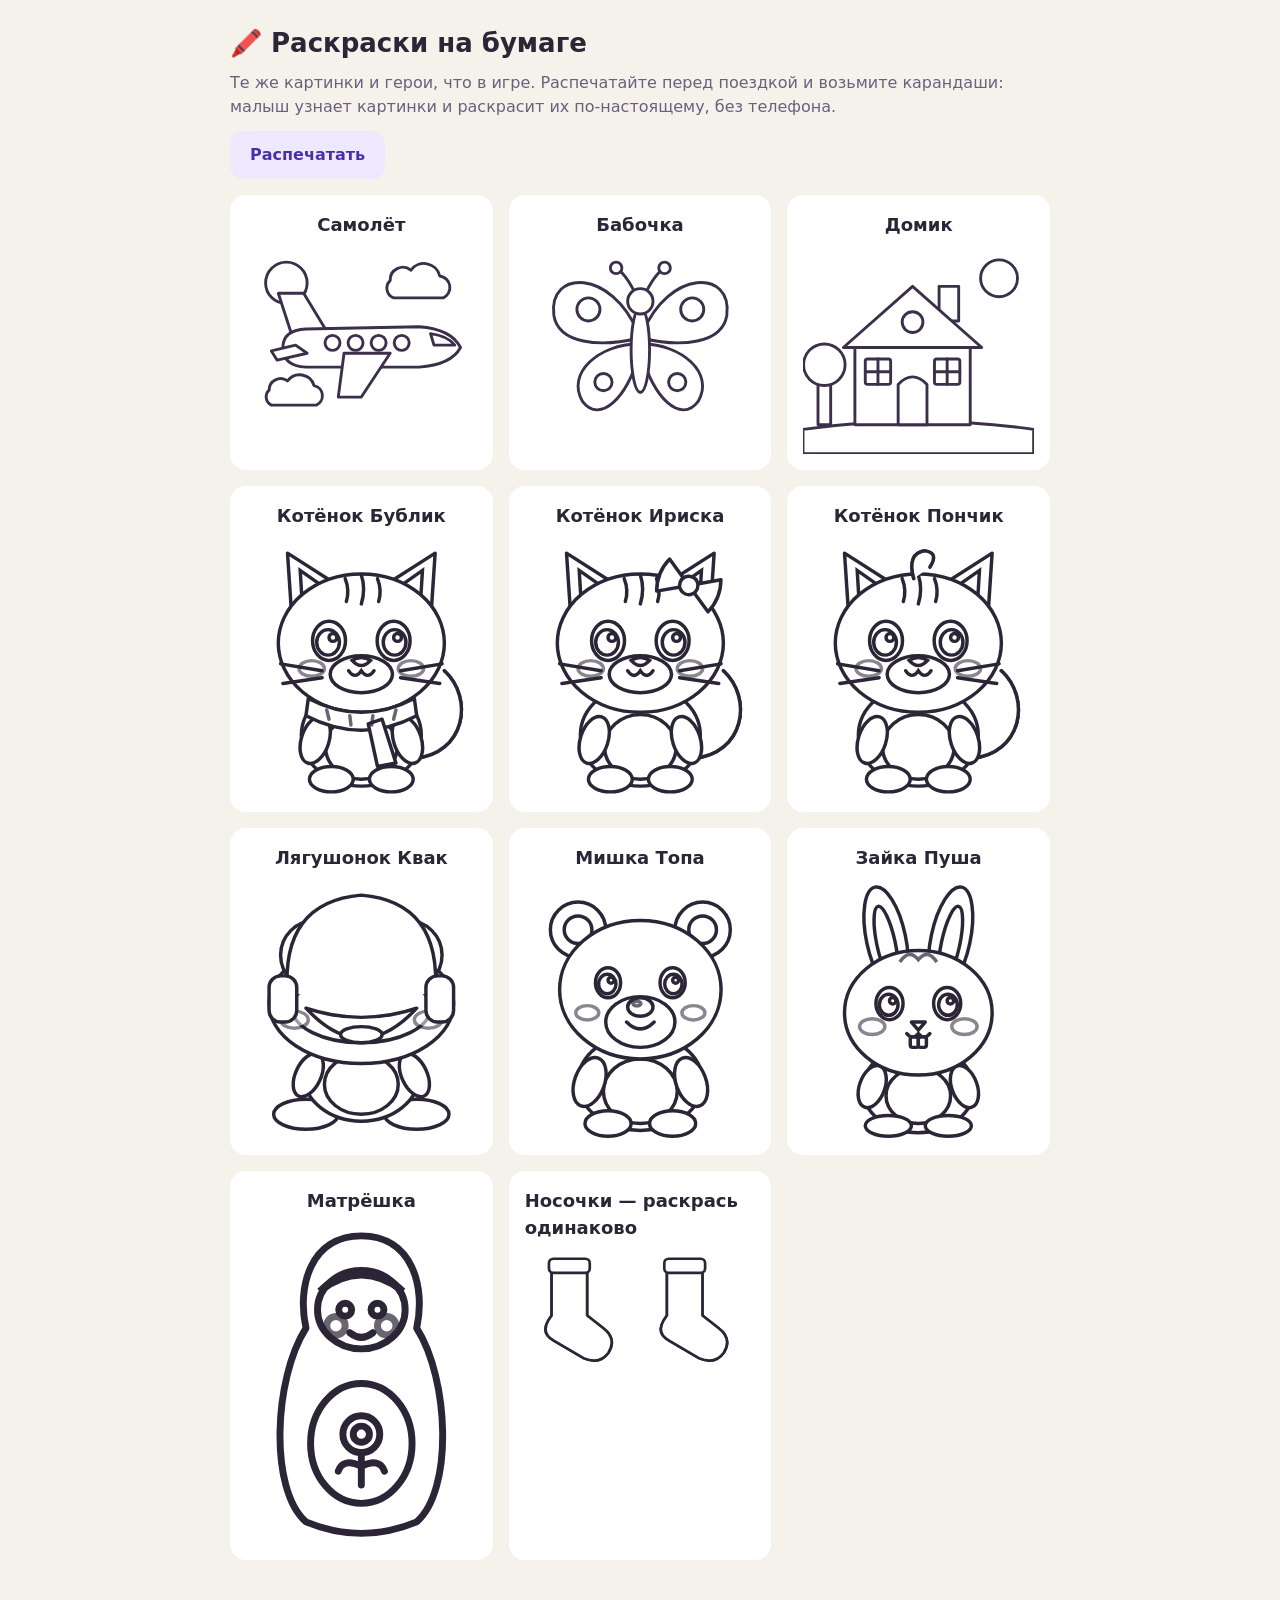
<file: print.html>
<!doctype html>
<html lang="ru">
<head>
<meta charset="utf-8">
<meta name="viewport" content="width=device-width,initial-scale=1">
<title>Раскраски «Малыш в пути»</title>
<style>
  :root { --ink: #2b2536; --muted: #6b5f7c; --bg: #f5f2ec; --card: #fff; --acc: #6d3fd8; }
  body { margin: 0; background: var(--bg); color: var(--ink); font: 16px/1.5 ui-rounded, system-ui, -apple-system, "Segoe UI", Roboto, sans-serif; padding-block: 16px 48px; }
  header { max-width: 820px; margin: 0 auto 16px; padding: 0 16px; }
  h1 { font-size: 26px; margin: 8px 0; }
  header p { color: var(--muted); margin: 0 0 12px; }
  button { font: inherit; font-weight: 700; border: none; border-radius: 12px; padding: 12px 20px; background: #efe9ff; color: #4b2fa8; cursor: pointer; }
  .pages { display: grid; grid-template-columns: repeat(auto-fill, minmax(240px, 1fr)); gap: 16px; max-width: 820px; margin: 0 auto; padding: 0 16px; }
  .page { background: var(--card); border-radius: 16px; padding: 16px; display: flex; flex-direction: column; align-items: center; gap: 8px; }
  .page svg { width: 100%; height: auto; max-height: 60vh; }
  .page h2 { font-size: 18px; margin: 0; }
  .outline svg * { fill: #fff !important; stroke: #2b2536 !important; stroke-width: 3px; }
  .outline svg text { fill: #2b2536 !important; stroke: none !important; }
  @media print {
    body { background: #fff; padding: 0; }
    header { display: none; }
    .pages { display: block; max-width: none; padding: 0; }
    .page { break-after: page; height: 96vh; justify-content: center; border-radius: 0; }
    .page svg { max-height: 85vh; }
    .page h2 { font-size: 28px; }
  }
</style>
</head>
<body>
<header>
  <h1>🖍️ Раскраски на бумаге</h1>
  <p>Те же картинки и герои, что в игре. Распечатайте перед поездкой и возьмите карандаши: малыш узнает картинки и раскрасит их по-настоящему, без телефона.</p>
  <button id="print" type="button">Распечатать</button>
</header>
<div class="pages" id="pages"></div>
<script src="js/core.js"></script>
<script src="js/art.js"></script>
<script>
  const A = G.A, box = document.getElementById('pages');
  const add = (title, svg, cls = '') => box.append(G.h('div', { class: 'page ' + cls, html: `<h2>${title}</h2>${svg}` }));
  for (const k in A.COLORING) { const c = A.COLORING[k]; add(c.title, A.svg(c.vb, c.body())); }
  [['bublik', 'Котёнок Бублик'], ['iriska', 'Котёнок Ириска'], ['ponchik', 'Котёнок Пончик'], ['frog', 'Лягушонок Квак'], ['bear', 'Мишка Топа'], ['bunny', 'Зайка Пуша']]
    .forEach(([k, t]) => add(t, A.char(k), 'outline'));
  add('Матрёшка', A.matryoshka('#fff'), 'outline');
  add('Носочки — раскрась одинаково', A.svg('0 0 260 140', `<g transform="translate(0 5)">${A.sock('#fff', 'stripes').replace(/^<svg[^>]*>|<\/svg>$/g, '')}</g><g transform="translate(130 5)">${A.sock('#fff', 'stripes').replace(/^<svg[^>]*>|<\/svg>$/g, '')}</g>`), 'outline');
  document.getElementById('print').addEventListener('click', () => window.print());
</script>
</body>
</html>
</file>
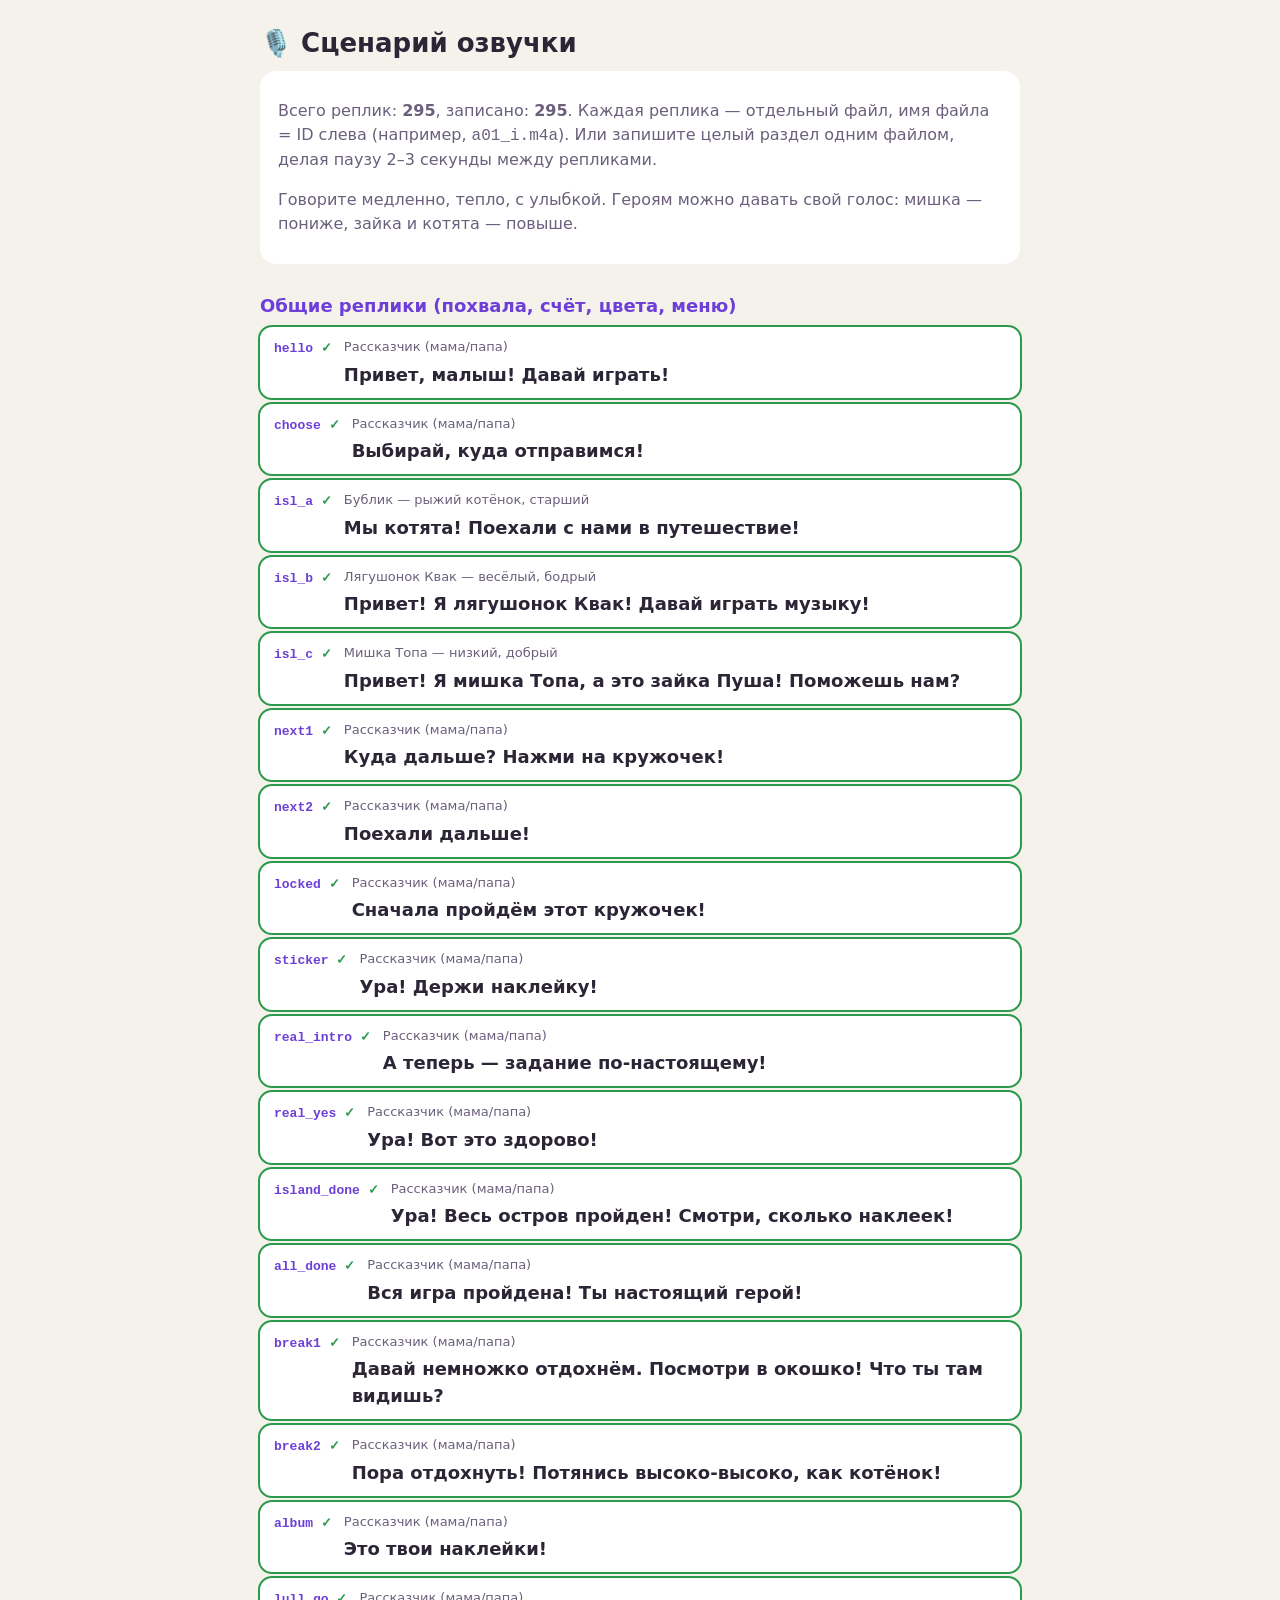
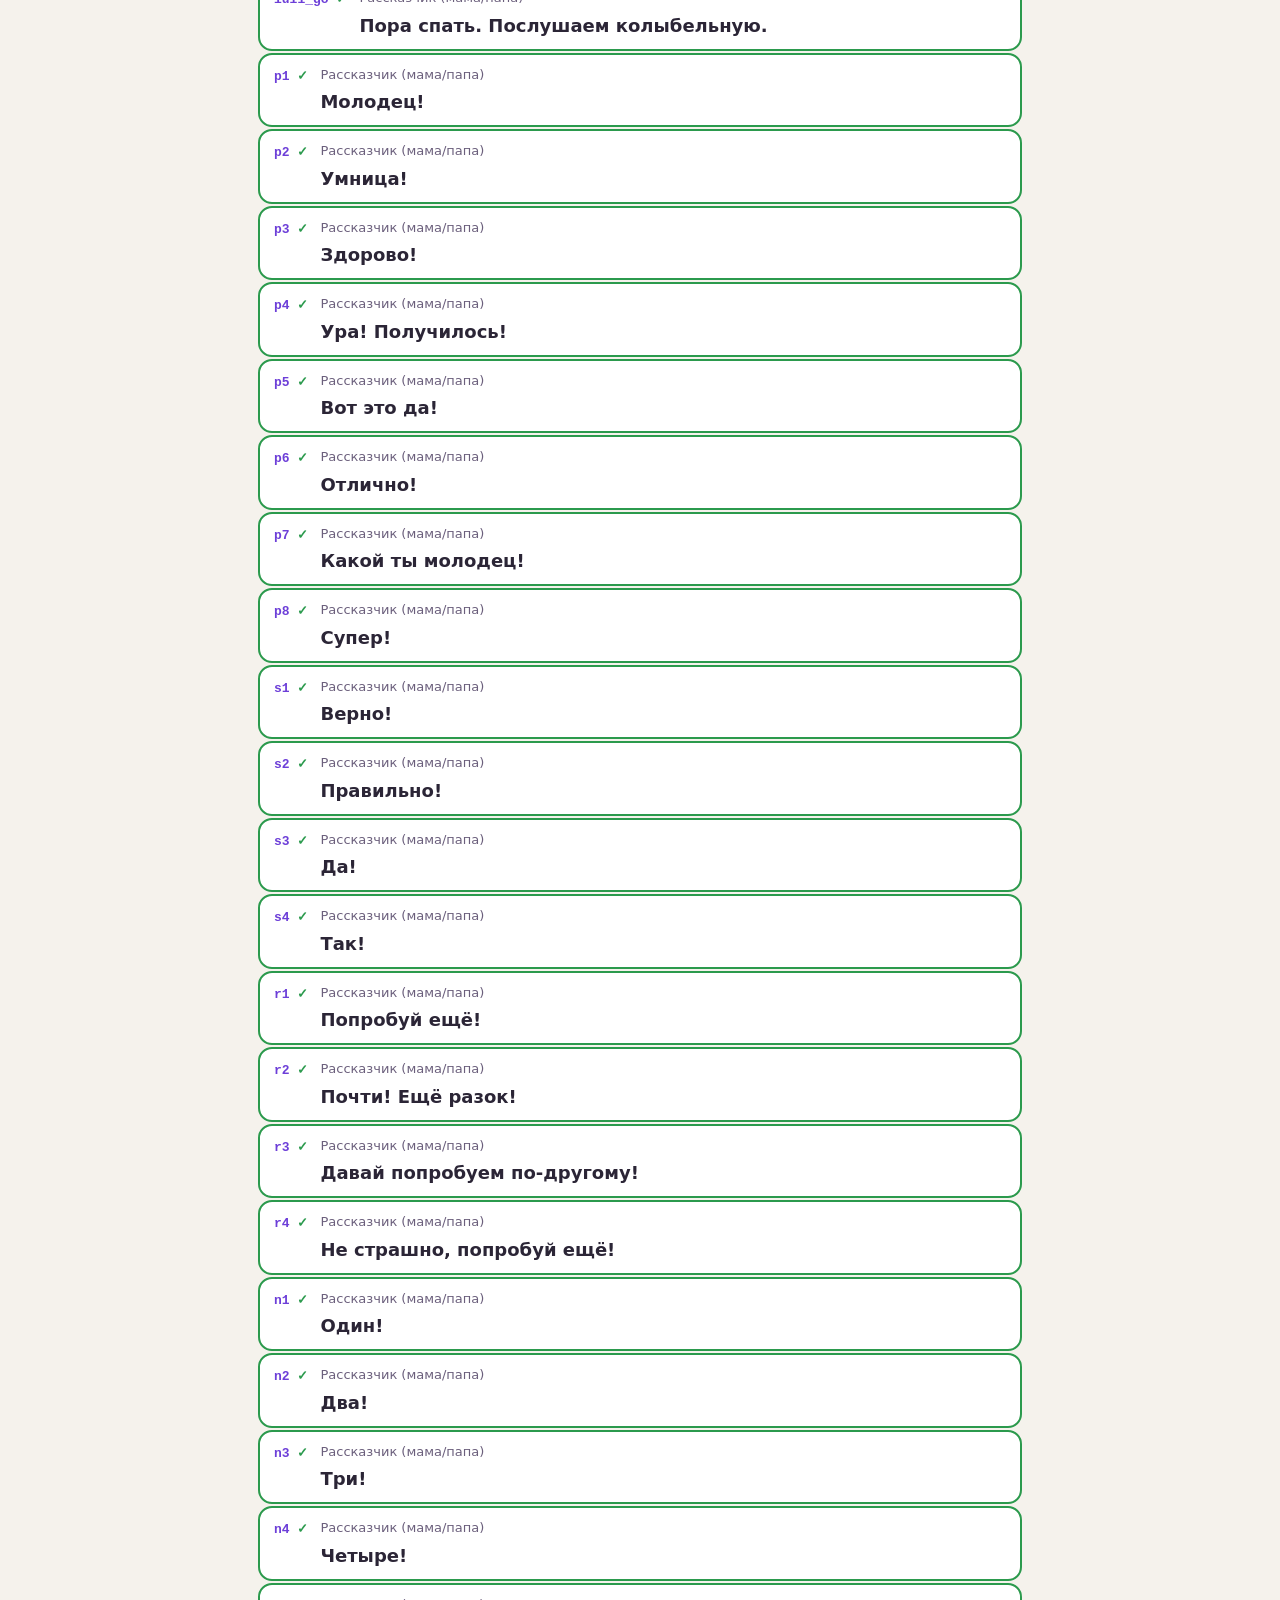
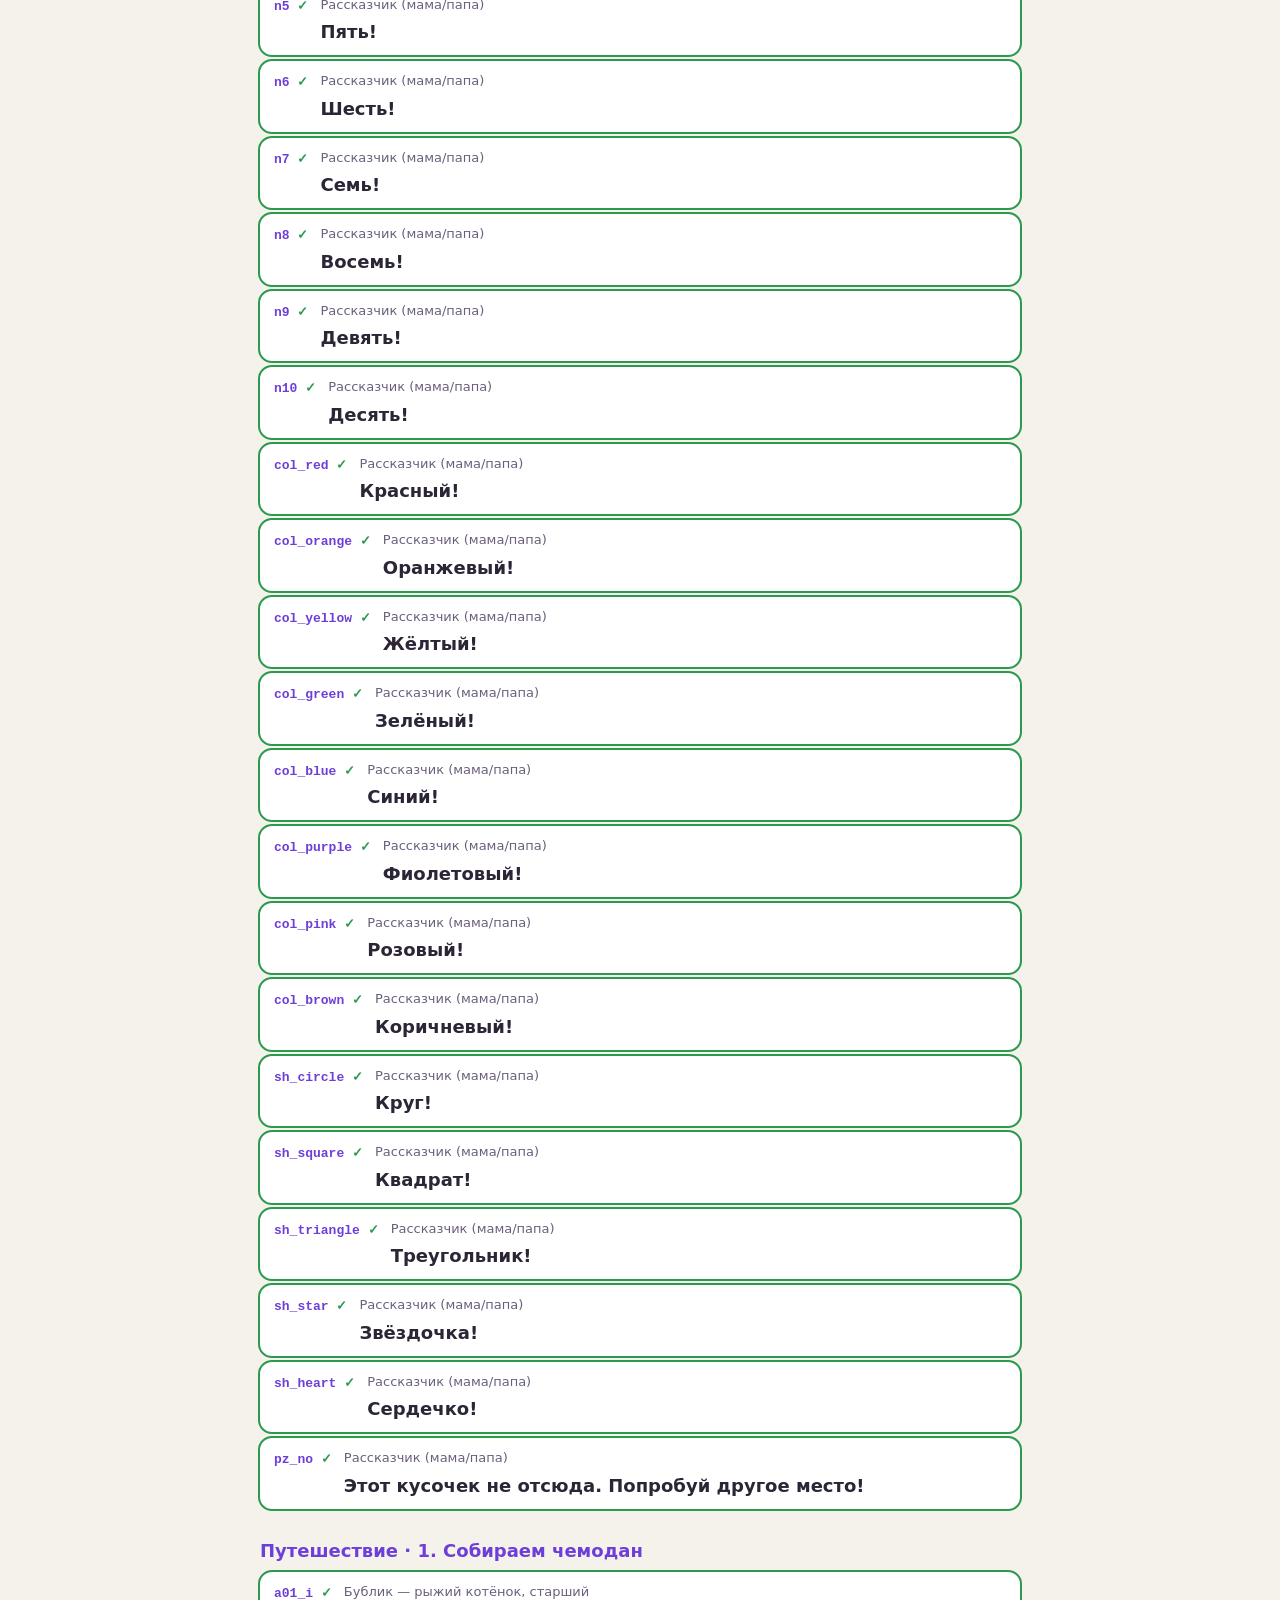
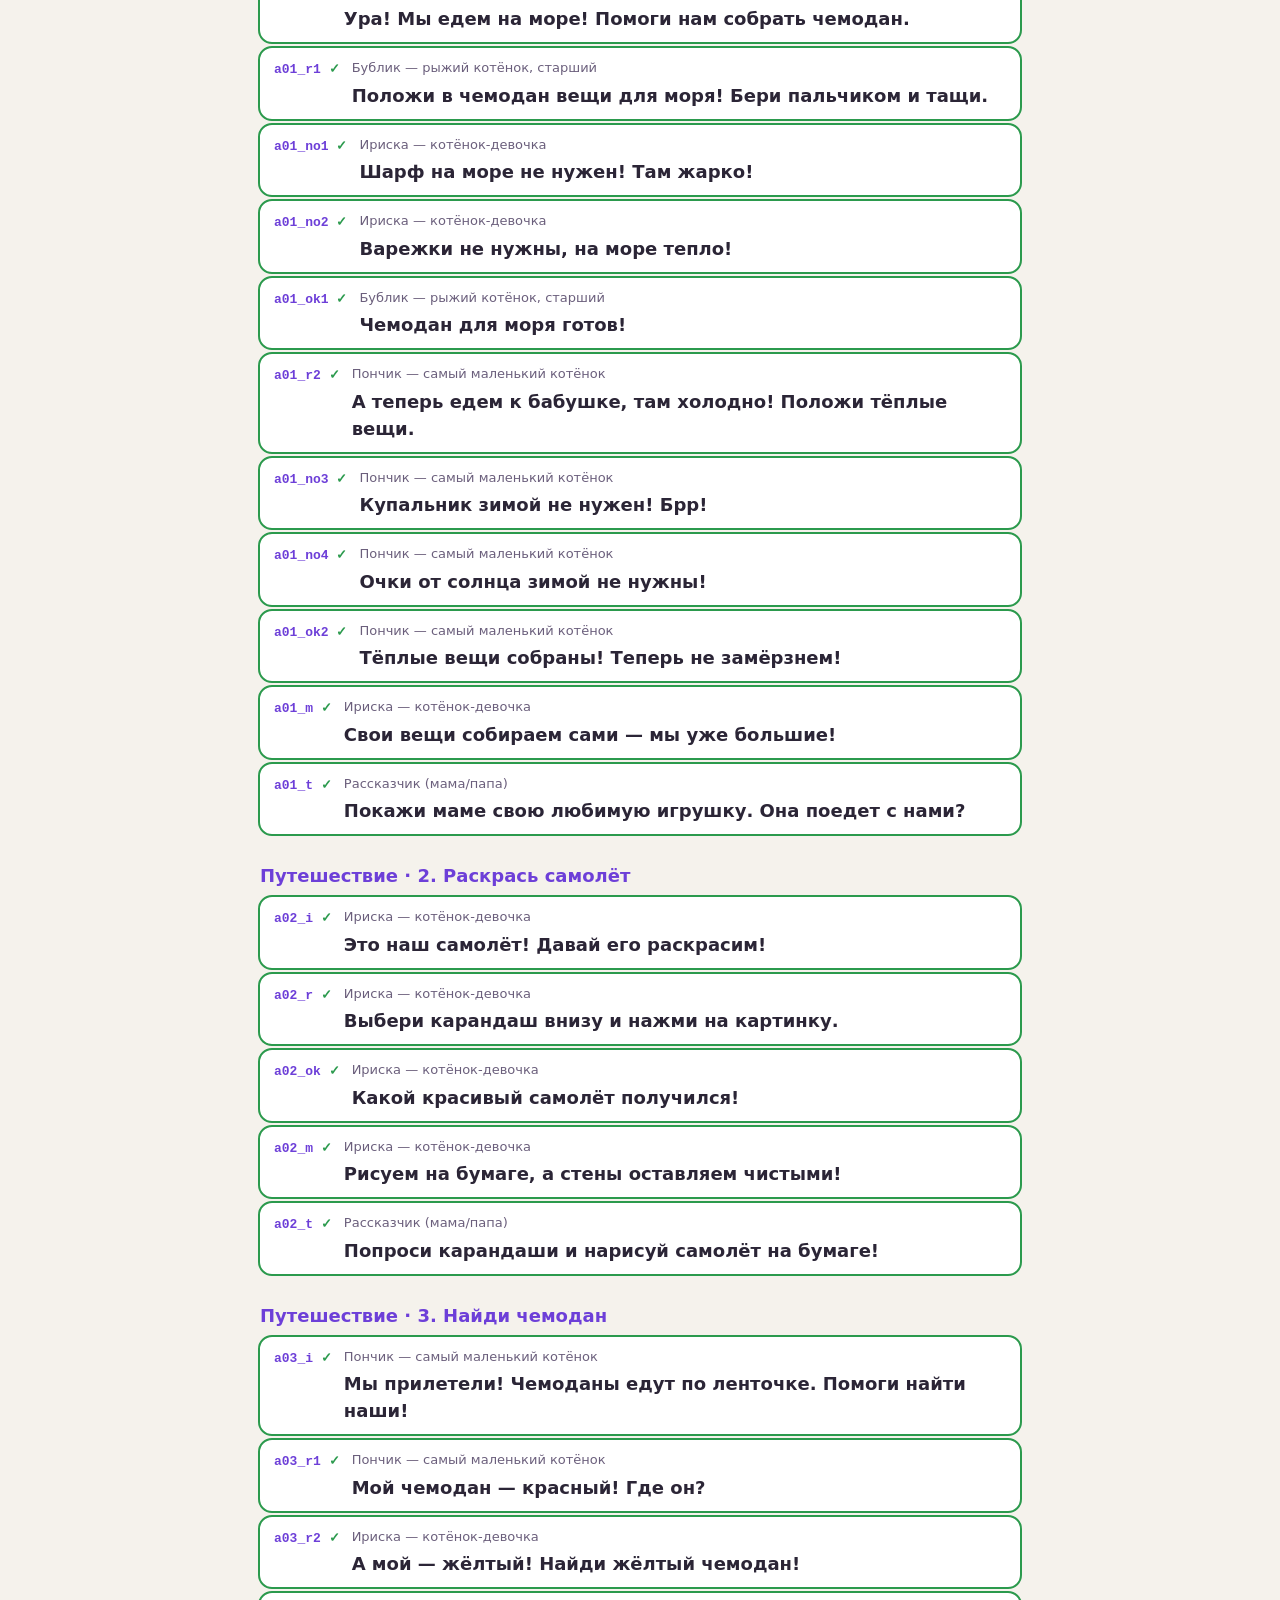
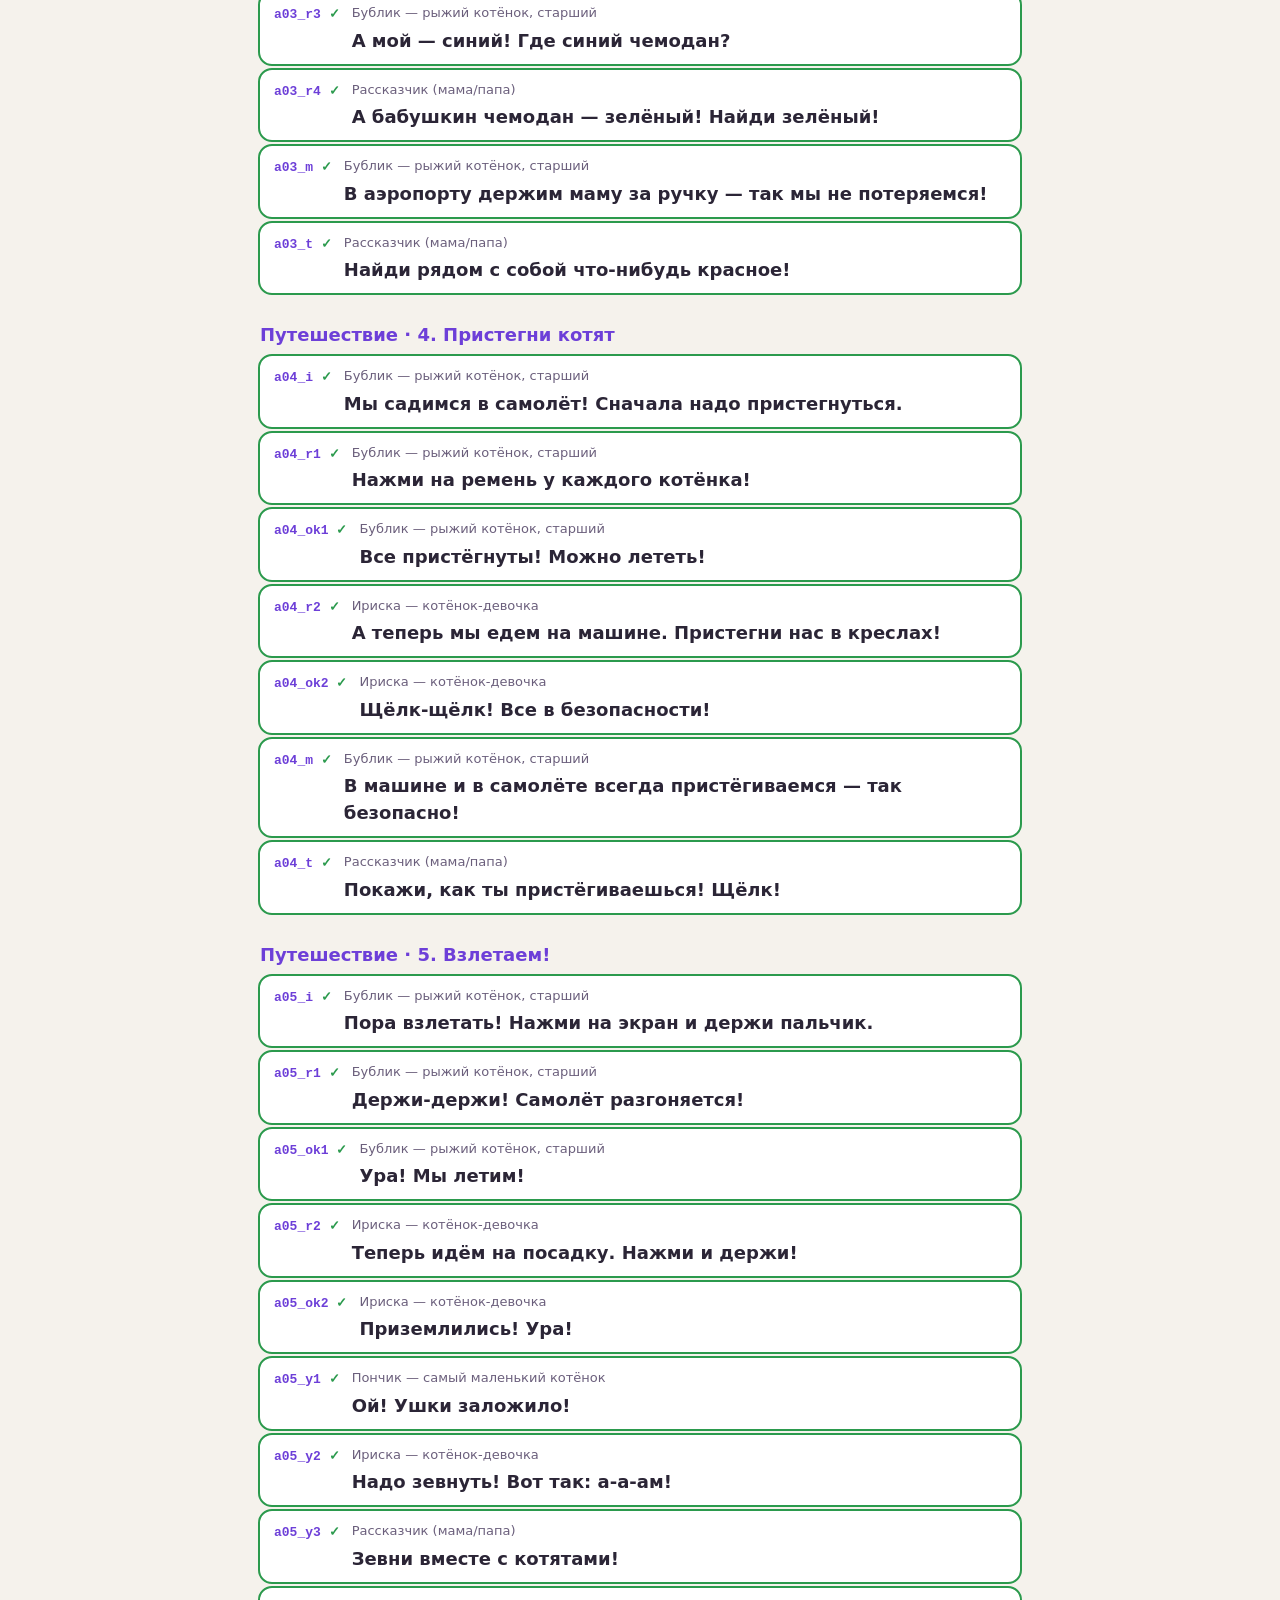
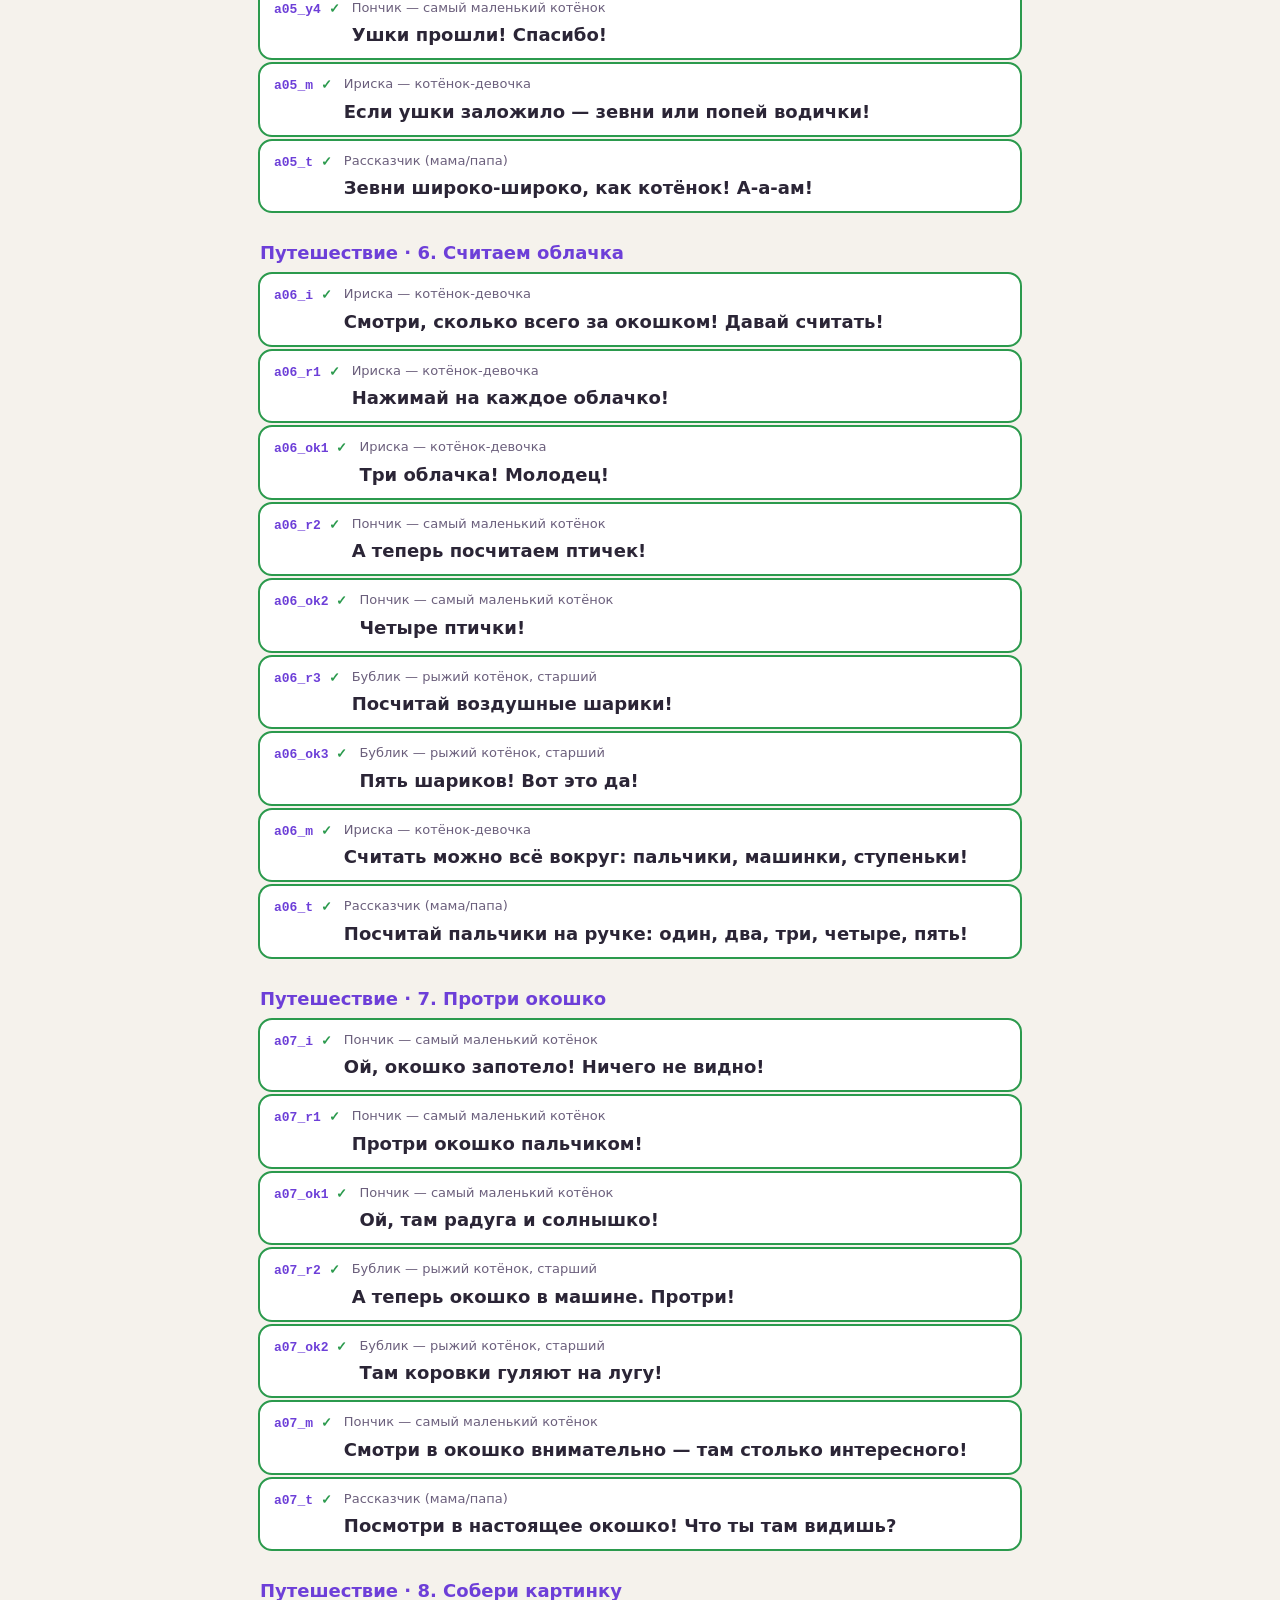
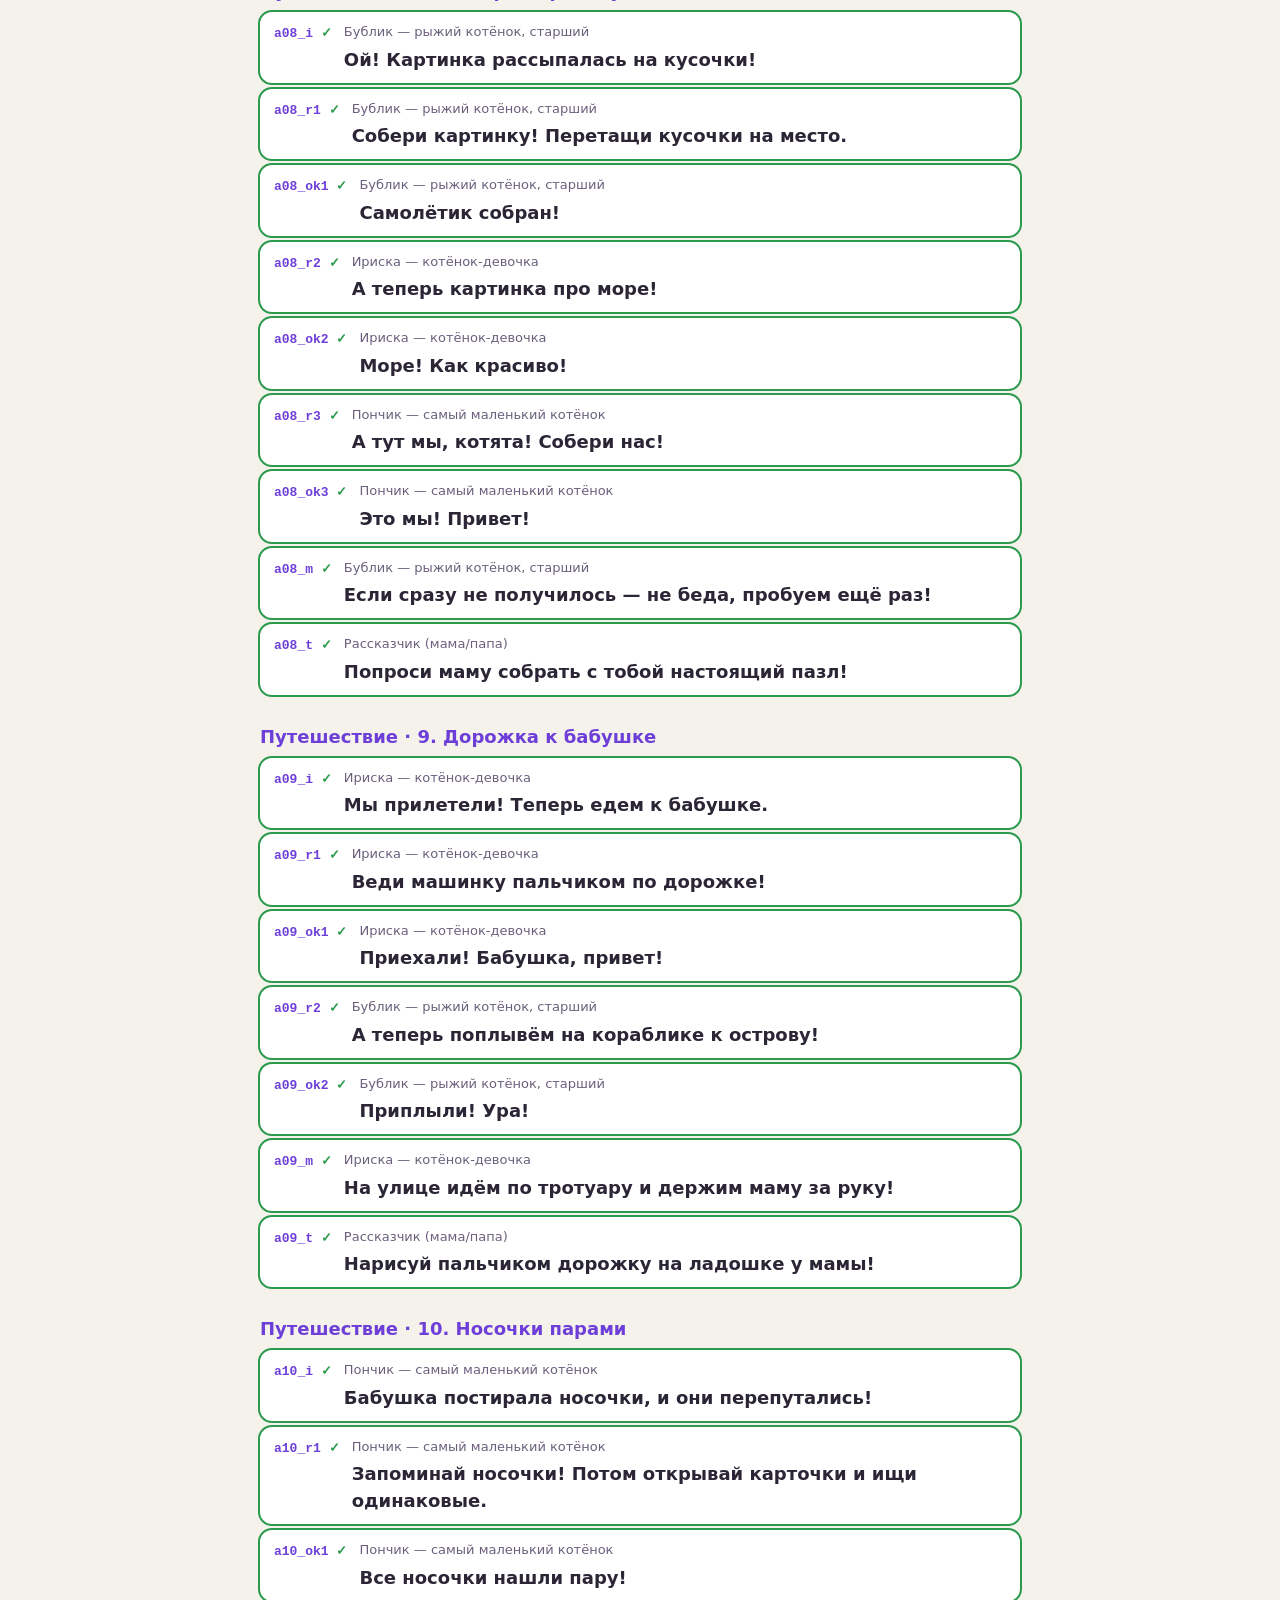
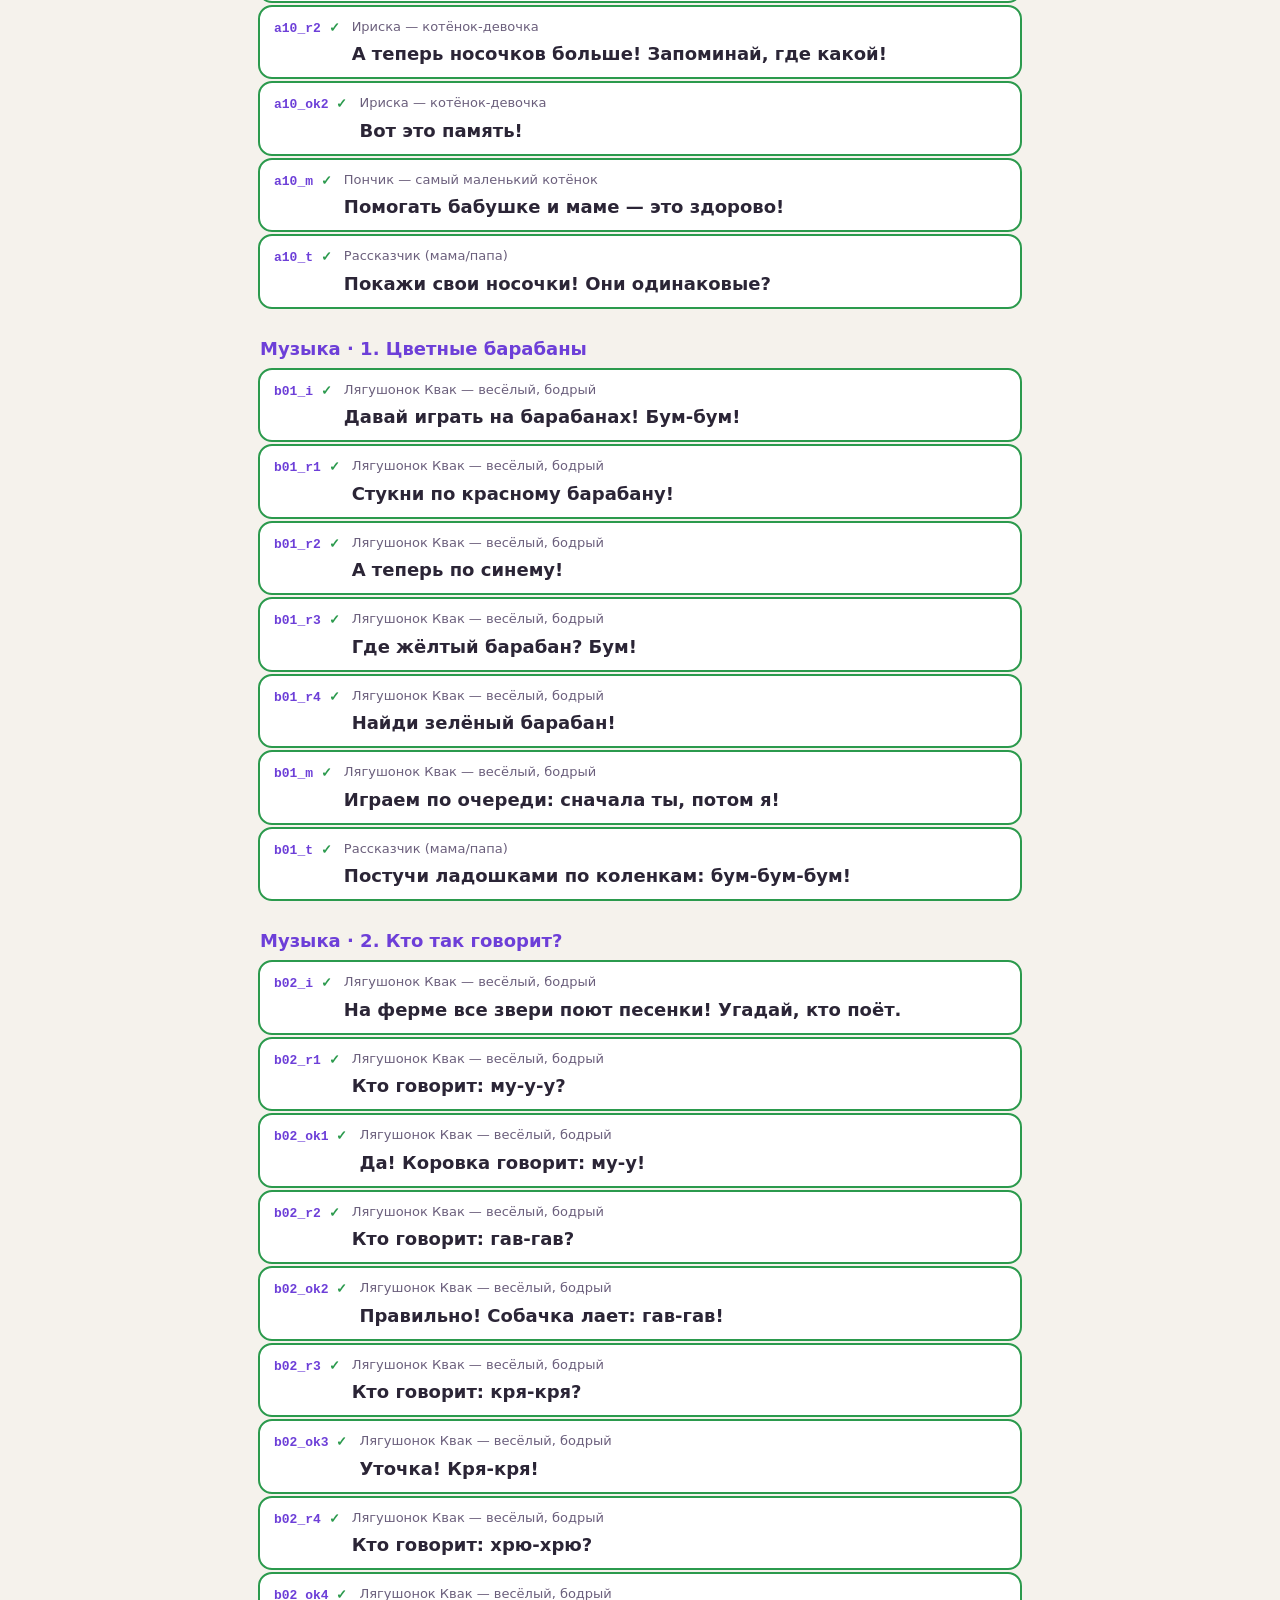
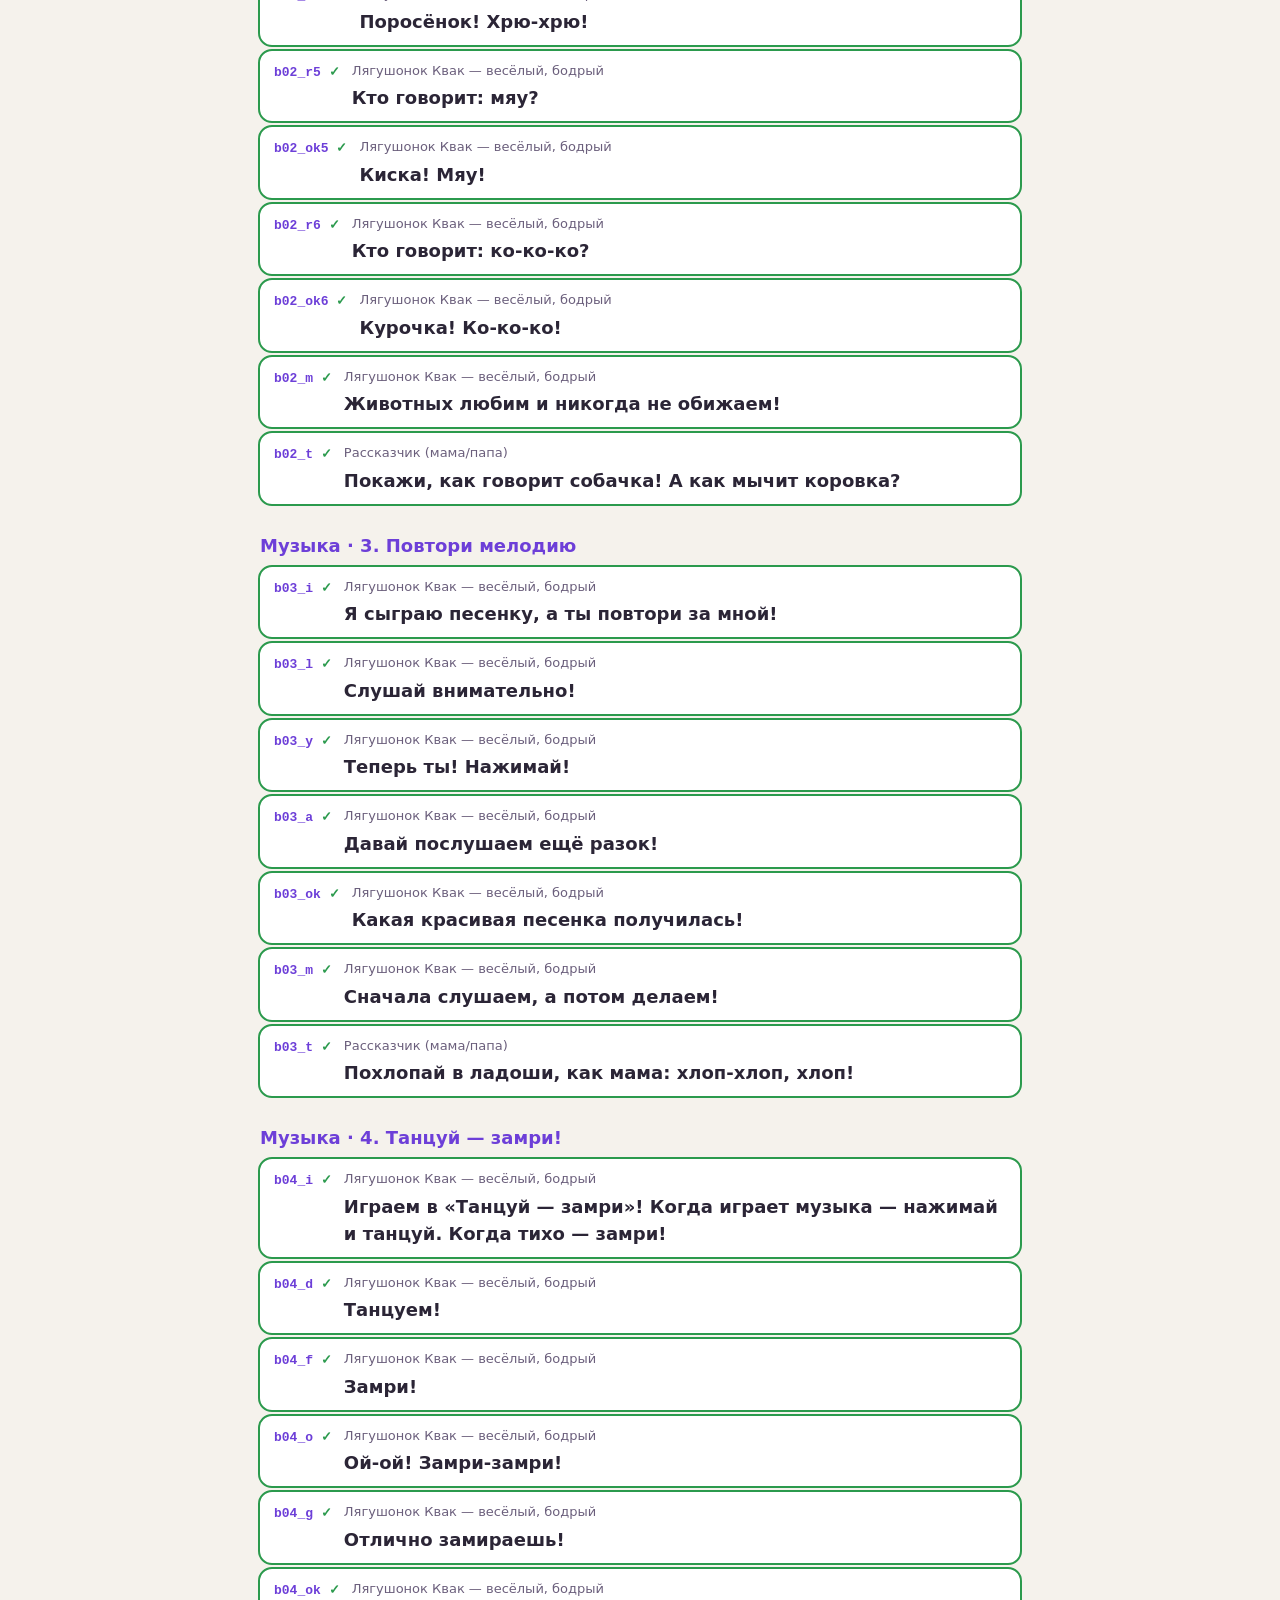
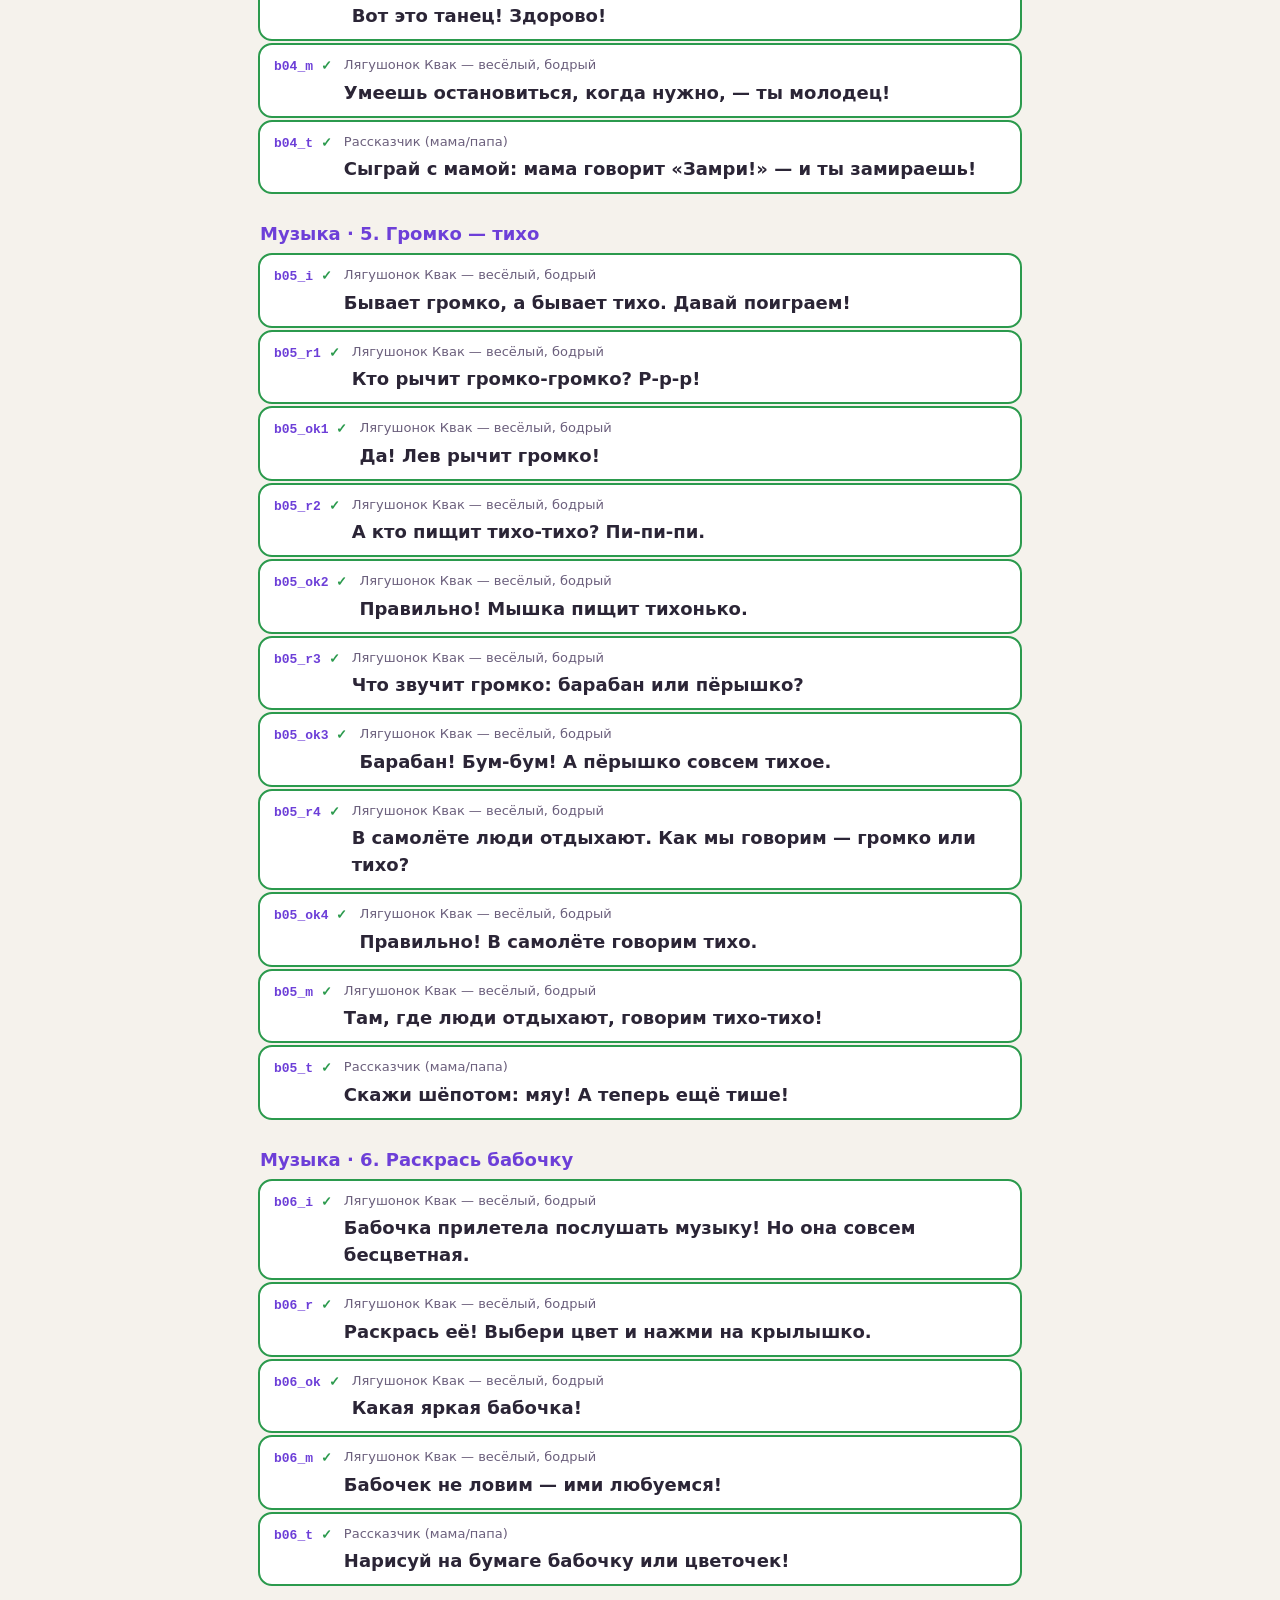
<file: script.html>
<!doctype html><html lang="ru"><head><meta charset="utf-8"><meta name="viewport" content="width=device-width,initial-scale=1"><title>Сценарий озвучки</title>
<style>
:root{--ink:#2b2536;--muted:#6b5f7c;--bg:#f5f2ec;--card:#fff;--acc:#6d3fd8;--ok:#2b9a4d}
body{margin:0;background:var(--bg);color:var(--ink);font:16px/1.5 ui-rounded,system-ui,-apple-system,"Segoe UI",Roboto,sans-serif;padding-block:16px 48px}
main{max-width:760px;margin:0 auto;padding:0 16px}
h1{font-size:26px;margin:8px 0}h2{font-size:18px;margin:28px 0 8px;color:var(--acc)}
.note{background:var(--card);border-radius:16px;padding:12px 18px;color:var(--muted)}
.row{display:grid;grid-template-columns:auto 1fr;gap:4px 12px;background:var(--card);border-radius:12px;padding:10px 14px;margin-bottom:6px}
.id{font:600 13px ui-monospace,Menlo,monospace;color:var(--acc);grid-row:span 2;align-self:start;padding-top:3px}
.who{font-size:13px;color:var(--muted)}.txt{font-size:18px;font-weight:600}
.done{outline:2px solid var(--ok)}.done .id::after{content:" ✓";color:var(--ok)}
@media print{body{background:#fff}.row{break-inside:avoid;border:1px solid #ddd}}
</style></head><body><main><h1>🎙️ Сценарий озвучки</h1>
<div class="note"><p>Всего реплик: <b>295</b>, записано: <b>295</b>. Каждая реплика — отдельный файл, имя файла = ID слева (например, <code>a01_i.m4a</code>). Или запишите целый раздел одним файлом, делая паузу 2–3 секунды между репликами.</p><p>Говорите медленно, тепло, с улыбкой. Героям можно давать свой голос: мишка — пониже, зайка и котята — повыше.</p></div><h2>Общие реплики (похвала, счёт, цвета, меню)</h2><div class="row done"><span class="id">hello</span><span class="who">Рассказчик (мама/папа)</span><span class="txt">Привет, малыш! Давай играть!</span></div><div class="row done"><span class="id">choose</span><span class="who">Рассказчик (мама/папа)</span><span class="txt">Выбирай, куда отправимся!</span></div><div class="row done"><span class="id">isl_a</span><span class="who">Бублик — рыжий котёнок, старший</span><span class="txt">Мы котята! Поехали с нами в путешествие!</span></div><div class="row done"><span class="id">isl_b</span><span class="who">Лягушонок Квак — весёлый, бодрый</span><span class="txt">Привет! Я лягушонок Квак! Давай играть музыку!</span></div><div class="row done"><span class="id">isl_c</span><span class="who">Мишка Топа — низкий, добрый</span><span class="txt">Привет! Я мишка Топа, а это зайка Пуша! Поможешь нам?</span></div><div class="row done"><span class="id">next1</span><span class="who">Рассказчик (мама/папа)</span><span class="txt">Куда дальше? Нажми на кружочек!</span></div><div class="row done"><span class="id">next2</span><span class="who">Рассказчик (мама/папа)</span><span class="txt">Поехали дальше!</span></div><div class="row done"><span class="id">locked</span><span class="who">Рассказчик (мама/папа)</span><span class="txt">Сначала пройдём этот кружочек!</span></div><div class="row done"><span class="id">sticker</span><span class="who">Рассказчик (мама/папа)</span><span class="txt">Ура! Держи наклейку!</span></div><div class="row done"><span class="id">real_intro</span><span class="who">Рассказчик (мама/папа)</span><span class="txt">А теперь — задание по-настоящему!</span></div><div class="row done"><span class="id">real_yes</span><span class="who">Рассказчик (мама/папа)</span><span class="txt">Ура! Вот это здорово!</span></div><div class="row done"><span class="id">island_done</span><span class="who">Рассказчик (мама/папа)</span><span class="txt">Ура! Весь остров пройден! Смотри, сколько наклеек!</span></div><div class="row done"><span class="id">all_done</span><span class="who">Рассказчик (мама/папа)</span><span class="txt">Вся игра пройдена! Ты настоящий герой!</span></div><div class="row done"><span class="id">break1</span><span class="who">Рассказчик (мама/папа)</span><span class="txt">Давай немножко отдохнём. Посмотри в окошко! Что ты там видишь?</span></div><div class="row done"><span class="id">break2</span><span class="who">Рассказчик (мама/папа)</span><span class="txt">Пора отдохнуть! Потянись высоко-высоко, как котёнок!</span></div><div class="row done"><span class="id">album</span><span class="who">Рассказчик (мама/папа)</span><span class="txt">Это твои наклейки!</span></div><div class="row done"><span class="id">lull_go</span><span class="who">Рассказчик (мама/папа)</span><span class="txt">Пора спать. Послушаем колыбельную.</span></div><div class="row done"><span class="id">p1</span><span class="who">Рассказчик (мама/папа)</span><span class="txt">Молодец!</span></div><div class="row done"><span class="id">p2</span><span class="who">Рассказчик (мама/папа)</span><span class="txt">Умница!</span></div><div class="row done"><span class="id">p3</span><span class="who">Рассказчик (мама/папа)</span><span class="txt">Здорово!</span></div><div class="row done"><span class="id">p4</span><span class="who">Рассказчик (мама/папа)</span><span class="txt">Ура! Получилось!</span></div><div class="row done"><span class="id">p5</span><span class="who">Рассказчик (мама/папа)</span><span class="txt">Вот это да!</span></div><div class="row done"><span class="id">p6</span><span class="who">Рассказчик (мама/папа)</span><span class="txt">Отлично!</span></div><div class="row done"><span class="id">p7</span><span class="who">Рассказчик (мама/папа)</span><span class="txt">Какой ты молодец!</span></div><div class="row done"><span class="id">p8</span><span class="who">Рассказчик (мама/папа)</span><span class="txt">Супер!</span></div><div class="row done"><span class="id">s1</span><span class="who">Рассказчик (мама/папа)</span><span class="txt">Верно!</span></div><div class="row done"><span class="id">s2</span><span class="who">Рассказчик (мама/папа)</span><span class="txt">Правильно!</span></div><div class="row done"><span class="id">s3</span><span class="who">Рассказчик (мама/папа)</span><span class="txt">Да!</span></div><div class="row done"><span class="id">s4</span><span class="who">Рассказчик (мама/папа)</span><span class="txt">Так!</span></div><div class="row done"><span class="id">r1</span><span class="who">Рассказчик (мама/папа)</span><span class="txt">Попробуй ещё!</span></div><div class="row done"><span class="id">r2</span><span class="who">Рассказчик (мама/папа)</span><span class="txt">Почти! Ещё разок!</span></div><div class="row done"><span class="id">r3</span><span class="who">Рассказчик (мама/папа)</span><span class="txt">Давай попробуем по-другому!</span></div><div class="row done"><span class="id">r4</span><span class="who">Рассказчик (мама/папа)</span><span class="txt">Не страшно, попробуй ещё!</span></div><div class="row done"><span class="id">n1</span><span class="who">Рассказчик (мама/папа)</span><span class="txt">Один!</span></div><div class="row done"><span class="id">n2</span><span class="who">Рассказчик (мама/папа)</span><span class="txt">Два!</span></div><div class="row done"><span class="id">n3</span><span class="who">Рассказчик (мама/папа)</span><span class="txt">Три!</span></div><div class="row done"><span class="id">n4</span><span class="who">Рассказчик (мама/папа)</span><span class="txt">Четыре!</span></div><div class="row done"><span class="id">n5</span><span class="who">Рассказчик (мама/папа)</span><span class="txt">Пять!</span></div><div class="row done"><span class="id">n6</span><span class="who">Рассказчик (мама/папа)</span><span class="txt">Шесть!</span></div><div class="row done"><span class="id">n7</span><span class="who">Рассказчик (мама/папа)</span><span class="txt">Семь!</span></div><div class="row done"><span class="id">n8</span><span class="who">Рассказчик (мама/папа)</span><span class="txt">Восемь!</span></div><div class="row done"><span class="id">n9</span><span class="who">Рассказчик (мама/папа)</span><span class="txt">Девять!</span></div><div class="row done"><span class="id">n10</span><span class="who">Рассказчик (мама/папа)</span><span class="txt">Десять!</span></div><div class="row done"><span class="id">col_red</span><span class="who">Рассказчик (мама/папа)</span><span class="txt">Красный!</span></div><div class="row done"><span class="id">col_orange</span><span class="who">Рассказчик (мама/папа)</span><span class="txt">Оранжевый!</span></div><div class="row done"><span class="id">col_yellow</span><span class="who">Рассказчик (мама/папа)</span><span class="txt">Жёлтый!</span></div><div class="row done"><span class="id">col_green</span><span class="who">Рассказчик (мама/папа)</span><span class="txt">Зелёный!</span></div><div class="row done"><span class="id">col_blue</span><span class="who">Рассказчик (мама/папа)</span><span class="txt">Синий!</span></div><div class="row done"><span class="id">col_purple</span><span class="who">Рассказчик (мама/папа)</span><span class="txt">Фиолетовый!</span></div><div class="row done"><span class="id">col_pink</span><span class="who">Рассказчик (мама/папа)</span><span class="txt">Розовый!</span></div><div class="row done"><span class="id">col_brown</span><span class="who">Рассказчик (мама/папа)</span><span class="txt">Коричневый!</span></div><div class="row done"><span class="id">sh_circle</span><span class="who">Рассказчик (мама/папа)</span><span class="txt">Круг!</span></div><div class="row done"><span class="id">sh_square</span><span class="who">Рассказчик (мама/папа)</span><span class="txt">Квадрат!</span></div><div class="row done"><span class="id">sh_triangle</span><span class="who">Рассказчик (мама/папа)</span><span class="txt">Треугольник!</span></div><div class="row done"><span class="id">sh_star</span><span class="who">Рассказчик (мама/папа)</span><span class="txt">Звёздочка!</span></div><div class="row done"><span class="id">sh_heart</span><span class="who">Рассказчик (мама/папа)</span><span class="txt">Сердечко!</span></div><div class="row done"><span class="id">pz_no</span><span class="who">Рассказчик (мама/папа)</span><span class="txt">Этот кусочек не отсюда. Попробуй другое место!</span></div><h2>Путешествие · 1. Собираем чемодан</h2><div class="row done"><span class="id">a01_i</span><span class="who">Бублик — рыжий котёнок, старший</span><span class="txt">Ура! Мы едем на море! Помоги нам собрать чемодан.</span></div><div class="row done"><span class="id">a01_r1</span><span class="who">Бублик — рыжий котёнок, старший</span><span class="txt">Положи в чемодан вещи для моря! Бери пальчиком и тащи.</span></div><div class="row done"><span class="id">a01_no1</span><span class="who">Ириска — котёнок-девочка</span><span class="txt">Шарф на море не нужен! Там жарко!</span></div><div class="row done"><span class="id">a01_no2</span><span class="who">Ириска — котёнок-девочка</span><span class="txt">Варежки не нужны, на море тепло!</span></div><div class="row done"><span class="id">a01_ok1</span><span class="who">Бублик — рыжий котёнок, старший</span><span class="txt">Чемодан для моря готов!</span></div><div class="row done"><span class="id">a01_r2</span><span class="who">Пончик — самый маленький котёнок</span><span class="txt">А теперь едем к бабушке, там холодно! Положи тёплые вещи.</span></div><div class="row done"><span class="id">a01_no3</span><span class="who">Пончик — самый маленький котёнок</span><span class="txt">Купальник зимой не нужен! Брр!</span></div><div class="row done"><span class="id">a01_no4</span><span class="who">Пончик — самый маленький котёнок</span><span class="txt">Очки от солнца зимой не нужны!</span></div><div class="row done"><span class="id">a01_ok2</span><span class="who">Пончик — самый маленький котёнок</span><span class="txt">Тёплые вещи собраны! Теперь не замёрзнем!</span></div><div class="row done"><span class="id">a01_m</span><span class="who">Ириска — котёнок-девочка</span><span class="txt">Свои вещи собираем сами — мы уже большие!</span></div><div class="row done"><span class="id">a01_t</span><span class="who">Рассказчик (мама/папа)</span><span class="txt">Покажи маме свою любимую игрушку. Она поедет с нами?</span></div><h2>Путешествие · 2. Раскрась самолёт</h2><div class="row done"><span class="id">a02_i</span><span class="who">Ириска — котёнок-девочка</span><span class="txt">Это наш самолёт! Давай его раскрасим!</span></div><div class="row done"><span class="id">a02_r</span><span class="who">Ириска — котёнок-девочка</span><span class="txt">Выбери карандаш внизу и нажми на картинку.</span></div><div class="row done"><span class="id">a02_ok</span><span class="who">Ириска — котёнок-девочка</span><span class="txt">Какой красивый самолёт получился!</span></div><div class="row done"><span class="id">a02_m</span><span class="who">Ириска — котёнок-девочка</span><span class="txt">Рисуем на бумаге, а стены оставляем чистыми!</span></div><div class="row done"><span class="id">a02_t</span><span class="who">Рассказчик (мама/папа)</span><span class="txt">Попроси карандаши и нарисуй самолёт на бумаге!</span></div><h2>Путешествие · 3. Найди чемодан</h2><div class="row done"><span class="id">a03_i</span><span class="who">Пончик — самый маленький котёнок</span><span class="txt">Мы прилетели! Чемоданы едут по ленточке. Помоги найти наши!</span></div><div class="row done"><span class="id">a03_r1</span><span class="who">Пончик — самый маленький котёнок</span><span class="txt">Мой чемодан — красный! Где он?</span></div><div class="row done"><span class="id">a03_r2</span><span class="who">Ириска — котёнок-девочка</span><span class="txt">А мой — жёлтый! Найди жёлтый чемодан!</span></div><div class="row done"><span class="id">a03_r3</span><span class="who">Бублик — рыжий котёнок, старший</span><span class="txt">А мой — синий! Где синий чемодан?</span></div><div class="row done"><span class="id">a03_r4</span><span class="who">Рассказчик (мама/папа)</span><span class="txt">А бабушкин чемодан — зелёный! Найди зелёный!</span></div><div class="row done"><span class="id">a03_m</span><span class="who">Бублик — рыжий котёнок, старший</span><span class="txt">В аэропорту держим маму за ручку — так мы не потеряемся!</span></div><div class="row done"><span class="id">a03_t</span><span class="who">Рассказчик (мама/папа)</span><span class="txt">Найди рядом с собой что-нибудь красное!</span></div><h2>Путешествие · 4. Пристегни котят</h2><div class="row done"><span class="id">a04_i</span><span class="who">Бублик — рыжий котёнок, старший</span><span class="txt">Мы садимся в самолёт! Сначала надо пристегнуться.</span></div><div class="row done"><span class="id">a04_r1</span><span class="who">Бублик — рыжий котёнок, старший</span><span class="txt">Нажми на ремень у каждого котёнка!</span></div><div class="row done"><span class="id">a04_ok1</span><span class="who">Бублик — рыжий котёнок, старший</span><span class="txt">Все пристёгнуты! Можно лететь!</span></div><div class="row done"><span class="id">a04_r2</span><span class="who">Ириска — котёнок-девочка</span><span class="txt">А теперь мы едем на машине. Пристегни нас в креслах!</span></div><div class="row done"><span class="id">a04_ok2</span><span class="who">Ириска — котёнок-девочка</span><span class="txt">Щёлк-щёлк! Все в безопасности!</span></div><div class="row done"><span class="id">a04_m</span><span class="who">Бублик — рыжий котёнок, старший</span><span class="txt">В машине и в самолёте всегда пристёгиваемся — так безопасно!</span></div><div class="row done"><span class="id">a04_t</span><span class="who">Рассказчик (мама/папа)</span><span class="txt">Покажи, как ты пристёгиваешься! Щёлк!</span></div><h2>Путешествие · 5. Взлетаем!</h2><div class="row done"><span class="id">a05_i</span><span class="who">Бублик — рыжий котёнок, старший</span><span class="txt">Пора взлетать! Нажми на экран и держи пальчик.</span></div><div class="row done"><span class="id">a05_r1</span><span class="who">Бублик — рыжий котёнок, старший</span><span class="txt">Держи-держи! Самолёт разгоняется!</span></div><div class="row done"><span class="id">a05_ok1</span><span class="who">Бублик — рыжий котёнок, старший</span><span class="txt">Ура! Мы летим!</span></div><div class="row done"><span class="id">a05_r2</span><span class="who">Ириска — котёнок-девочка</span><span class="txt">Теперь идём на посадку. Нажми и держи!</span></div><div class="row done"><span class="id">a05_ok2</span><span class="who">Ириска — котёнок-девочка</span><span class="txt">Приземлились! Ура!</span></div><div class="row done"><span class="id">a05_y1</span><span class="who">Пончик — самый маленький котёнок</span><span class="txt">Ой! Ушки заложило!</span></div><div class="row done"><span class="id">a05_y2</span><span class="who">Ириска — котёнок-девочка</span><span class="txt">Надо зевнуть! Вот так: а-а-ам!</span></div><div class="row done"><span class="id">a05_y3</span><span class="who">Рассказчик (мама/папа)</span><span class="txt">Зевни вместе с котятами!</span></div><div class="row done"><span class="id">a05_y4</span><span class="who">Пончик — самый маленький котёнок</span><span class="txt">Ушки прошли! Спасибо!</span></div><div class="row done"><span class="id">a05_m</span><span class="who">Ириска — котёнок-девочка</span><span class="txt">Если ушки заложило — зевни или попей водички!</span></div><div class="row done"><span class="id">a05_t</span><span class="who">Рассказчик (мама/папа)</span><span class="txt">Зевни широко-широко, как котёнок! А-а-ам!</span></div><h2>Путешествие · 6. Считаем облачка</h2><div class="row done"><span class="id">a06_i</span><span class="who">Ириска — котёнок-девочка</span><span class="txt">Смотри, сколько всего за окошком! Давай считать!</span></div><div class="row done"><span class="id">a06_r1</span><span class="who">Ириска — котёнок-девочка</span><span class="txt">Нажимай на каждое облачко!</span></div><div class="row done"><span class="id">a06_ok1</span><span class="who">Ириска — котёнок-девочка</span><span class="txt">Три облачка! Молодец!</span></div><div class="row done"><span class="id">a06_r2</span><span class="who">Пончик — самый маленький котёнок</span><span class="txt">А теперь посчитаем птичек!</span></div><div class="row done"><span class="id">a06_ok2</span><span class="who">Пончик — самый маленький котёнок</span><span class="txt">Четыре птички!</span></div><div class="row done"><span class="id">a06_r3</span><span class="who">Бублик — рыжий котёнок, старший</span><span class="txt">Посчитай воздушные шарики!</span></div><div class="row done"><span class="id">a06_ok3</span><span class="who">Бублик — рыжий котёнок, старший</span><span class="txt">Пять шариков! Вот это да!</span></div><div class="row done"><span class="id">a06_m</span><span class="who">Ириска — котёнок-девочка</span><span class="txt">Считать можно всё вокруг: пальчики, машинки, ступеньки!</span></div><div class="row done"><span class="id">a06_t</span><span class="who">Рассказчик (мама/папа)</span><span class="txt">Посчитай пальчики на ручке: один, два, три, четыре, пять!</span></div><h2>Путешествие · 7. Протри окошко</h2><div class="row done"><span class="id">a07_i</span><span class="who">Пончик — самый маленький котёнок</span><span class="txt">Ой, окошко запотело! Ничего не видно!</span></div><div class="row done"><span class="id">a07_r1</span><span class="who">Пончик — самый маленький котёнок</span><span class="txt">Протри окошко пальчиком!</span></div><div class="row done"><span class="id">a07_ok1</span><span class="who">Пончик — самый маленький котёнок</span><span class="txt">Ой, там радуга и солнышко!</span></div><div class="row done"><span class="id">a07_r2</span><span class="who">Бублик — рыжий котёнок, старший</span><span class="txt">А теперь окошко в машине. Протри!</span></div><div class="row done"><span class="id">a07_ok2</span><span class="who">Бублик — рыжий котёнок, старший</span><span class="txt">Там коровки гуляют на лугу!</span></div><div class="row done"><span class="id">a07_m</span><span class="who">Пончик — самый маленький котёнок</span><span class="txt">Смотри в окошко внимательно — там столько интересного!</span></div><div class="row done"><span class="id">a07_t</span><span class="who">Рассказчик (мама/папа)</span><span class="txt">Посмотри в настоящее окошко! Что ты там видишь?</span></div><h2>Путешествие · 8. Собери картинку</h2><div class="row done"><span class="id">a08_i</span><span class="who">Бублик — рыжий котёнок, старший</span><span class="txt">Ой! Картинка рассыпалась на кусочки!</span></div><div class="row done"><span class="id">a08_r1</span><span class="who">Бублик — рыжий котёнок, старший</span><span class="txt">Собери картинку! Перетащи кусочки на место.</span></div><div class="row done"><span class="id">a08_ok1</span><span class="who">Бублик — рыжий котёнок, старший</span><span class="txt">Самолётик собран!</span></div><div class="row done"><span class="id">a08_r2</span><span class="who">Ириска — котёнок-девочка</span><span class="txt">А теперь картинка про море!</span></div><div class="row done"><span class="id">a08_ok2</span><span class="who">Ириска — котёнок-девочка</span><span class="txt">Море! Как красиво!</span></div><div class="row done"><span class="id">a08_r3</span><span class="who">Пончик — самый маленький котёнок</span><span class="txt">А тут мы, котята! Собери нас!</span></div><div class="row done"><span class="id">a08_ok3</span><span class="who">Пончик — самый маленький котёнок</span><span class="txt">Это мы! Привет!</span></div><div class="row done"><span class="id">a08_m</span><span class="who">Бублик — рыжий котёнок, старший</span><span class="txt">Если сразу не получилось — не беда, пробуем ещё раз!</span></div><div class="row done"><span class="id">a08_t</span><span class="who">Рассказчик (мама/папа)</span><span class="txt">Попроси маму собрать с тобой настоящий пазл!</span></div><h2>Путешествие · 9. Дорожка к бабушке</h2><div class="row done"><span class="id">a09_i</span><span class="who">Ириска — котёнок-девочка</span><span class="txt">Мы прилетели! Теперь едем к бабушке.</span></div><div class="row done"><span class="id">a09_r1</span><span class="who">Ириска — котёнок-девочка</span><span class="txt">Веди машинку пальчиком по дорожке!</span></div><div class="row done"><span class="id">a09_ok1</span><span class="who">Ириска — котёнок-девочка</span><span class="txt">Приехали! Бабушка, привет!</span></div><div class="row done"><span class="id">a09_r2</span><span class="who">Бублик — рыжий котёнок, старший</span><span class="txt">А теперь поплывём на кораблике к острову!</span></div><div class="row done"><span class="id">a09_ok2</span><span class="who">Бублик — рыжий котёнок, старший</span><span class="txt">Приплыли! Ура!</span></div><div class="row done"><span class="id">a09_m</span><span class="who">Ириска — котёнок-девочка</span><span class="txt">На улице идём по тротуару и держим маму за руку!</span></div><div class="row done"><span class="id">a09_t</span><span class="who">Рассказчик (мама/папа)</span><span class="txt">Нарисуй пальчиком дорожку на ладошке у мамы!</span></div><h2>Путешествие · 10. Носочки парами</h2><div class="row done"><span class="id">a10_i</span><span class="who">Пончик — самый маленький котёнок</span><span class="txt">Бабушка постирала носочки, и они перепутались!</span></div><div class="row done"><span class="id">a10_r1</span><span class="who">Пончик — самый маленький котёнок</span><span class="txt">Запоминай носочки! Потом открывай карточки и ищи одинаковые.</span></div><div class="row done"><span class="id">a10_ok1</span><span class="who">Пончик — самый маленький котёнок</span><span class="txt">Все носочки нашли пару!</span></div><div class="row done"><span class="id">a10_r2</span><span class="who">Ириска — котёнок-девочка</span><span class="txt">А теперь носочков больше! Запоминай, где какой!</span></div><div class="row done"><span class="id">a10_ok2</span><span class="who">Ириска — котёнок-девочка</span><span class="txt">Вот это память!</span></div><div class="row done"><span class="id">a10_m</span><span class="who">Пончик — самый маленький котёнок</span><span class="txt">Помогать бабушке и маме — это здорово!</span></div><div class="row done"><span class="id">a10_t</span><span class="who">Рассказчик (мама/папа)</span><span class="txt">Покажи свои носочки! Они одинаковые?</span></div><h2>Музыка · 1. Цветные барабаны</h2><div class="row done"><span class="id">b01_i</span><span class="who">Лягушонок Квак — весёлый, бодрый</span><span class="txt">Давай играть на барабанах! Бум-бум!</span></div><div class="row done"><span class="id">b01_r1</span><span class="who">Лягушонок Квак — весёлый, бодрый</span><span class="txt">Стукни по красному барабану!</span></div><div class="row done"><span class="id">b01_r2</span><span class="who">Лягушонок Квак — весёлый, бодрый</span><span class="txt">А теперь по синему!</span></div><div class="row done"><span class="id">b01_r3</span><span class="who">Лягушонок Квак — весёлый, бодрый</span><span class="txt">Где жёлтый барабан? Бум!</span></div><div class="row done"><span class="id">b01_r4</span><span class="who">Лягушонок Квак — весёлый, бодрый</span><span class="txt">Найди зелёный барабан!</span></div><div class="row done"><span class="id">b01_m</span><span class="who">Лягушонок Квак — весёлый, бодрый</span><span class="txt">Играем по очереди: сначала ты, потом я!</span></div><div class="row done"><span class="id">b01_t</span><span class="who">Рассказчик (мама/папа)</span><span class="txt">Постучи ладошками по коленкам: бум-бум-бум!</span></div><h2>Музыка · 2. Кто так говорит?</h2><div class="row done"><span class="id">b02_i</span><span class="who">Лягушонок Квак — весёлый, бодрый</span><span class="txt">На ферме все звери поют песенки! Угадай, кто поёт.</span></div><div class="row done"><span class="id">b02_r1</span><span class="who">Лягушонок Квак — весёлый, бодрый</span><span class="txt">Кто говорит: му-у-у?</span></div><div class="row done"><span class="id">b02_ok1</span><span class="who">Лягушонок Квак — весёлый, бодрый</span><span class="txt">Да! Коровка говорит: му-у!</span></div><div class="row done"><span class="id">b02_r2</span><span class="who">Лягушонок Квак — весёлый, бодрый</span><span class="txt">Кто говорит: гав-гав?</span></div><div class="row done"><span class="id">b02_ok2</span><span class="who">Лягушонок Квак — весёлый, бодрый</span><span class="txt">Правильно! Собачка лает: гав-гав!</span></div><div class="row done"><span class="id">b02_r3</span><span class="who">Лягушонок Квак — весёлый, бодрый</span><span class="txt">Кто говорит: кря-кря?</span></div><div class="row done"><span class="id">b02_ok3</span><span class="who">Лягушонок Квак — весёлый, бодрый</span><span class="txt">Уточка! Кря-кря!</span></div><div class="row done"><span class="id">b02_r4</span><span class="who">Лягушонок Квак — весёлый, бодрый</span><span class="txt">Кто говорит: хрю-хрю?</span></div><div class="row done"><span class="id">b02_ok4</span><span class="who">Лягушонок Квак — весёлый, бодрый</span><span class="txt">Поросёнок! Хрю-хрю!</span></div><div class="row done"><span class="id">b02_r5</span><span class="who">Лягушонок Квак — весёлый, бодрый</span><span class="txt">Кто говорит: мяу?</span></div><div class="row done"><span class="id">b02_ok5</span><span class="who">Лягушонок Квак — весёлый, бодрый</span><span class="txt">Киска! Мяу!</span></div><div class="row done"><span class="id">b02_r6</span><span class="who">Лягушонок Квак — весёлый, бодрый</span><span class="txt">Кто говорит: ко-ко-ко?</span></div><div class="row done"><span class="id">b02_ok6</span><span class="who">Лягушонок Квак — весёлый, бодрый</span><span class="txt">Курочка! Ко-ко-ко!</span></div><div class="row done"><span class="id">b02_m</span><span class="who">Лягушонок Квак — весёлый, бодрый</span><span class="txt">Животных любим и никогда не обижаем!</span></div><div class="row done"><span class="id">b02_t</span><span class="who">Рассказчик (мама/папа)</span><span class="txt">Покажи, как говорит собачка! А как мычит коровка?</span></div><h2>Музыка · 3. Повтори мелодию</h2><div class="row done"><span class="id">b03_i</span><span class="who">Лягушонок Квак — весёлый, бодрый</span><span class="txt">Я сыграю песенку, а ты повтори за мной!</span></div><div class="row done"><span class="id">b03_l</span><span class="who">Лягушонок Квак — весёлый, бодрый</span><span class="txt">Слушай внимательно!</span></div><div class="row done"><span class="id">b03_y</span><span class="who">Лягушонок Квак — весёлый, бодрый</span><span class="txt">Теперь ты! Нажимай!</span></div><div class="row done"><span class="id">b03_a</span><span class="who">Лягушонок Квак — весёлый, бодрый</span><span class="txt">Давай послушаем ещё разок!</span></div><div class="row done"><span class="id">b03_ok</span><span class="who">Лягушонок Квак — весёлый, бодрый</span><span class="txt">Какая красивая песенка получилась!</span></div><div class="row done"><span class="id">b03_m</span><span class="who">Лягушонок Квак — весёлый, бодрый</span><span class="txt">Сначала слушаем, а потом делаем!</span></div><div class="row done"><span class="id">b03_t</span><span class="who">Рассказчик (мама/папа)</span><span class="txt">Похлопай в ладоши, как мама: хлоп-хлоп, хлоп!</span></div><h2>Музыка · 4. Танцуй — замри!</h2><div class="row done"><span class="id">b04_i</span><span class="who">Лягушонок Квак — весёлый, бодрый</span><span class="txt">Играем в «Танцуй — замри»! Когда играет музыка — нажимай и танцуй. Когда тихо — замри!</span></div><div class="row done"><span class="id">b04_d</span><span class="who">Лягушонок Квак — весёлый, бодрый</span><span class="txt">Танцуем!</span></div><div class="row done"><span class="id">b04_f</span><span class="who">Лягушонок Квак — весёлый, бодрый</span><span class="txt">Замри!</span></div><div class="row done"><span class="id">b04_o</span><span class="who">Лягушонок Квак — весёлый, бодрый</span><span class="txt">Ой-ой! Замри-замри!</span></div><div class="row done"><span class="id">b04_g</span><span class="who">Лягушонок Квак — весёлый, бодрый</span><span class="txt">Отлично замираешь!</span></div><div class="row done"><span class="id">b04_ok</span><span class="who">Лягушонок Квак — весёлый, бодрый</span><span class="txt">Вот это танец! Здорово!</span></div><div class="row done"><span class="id">b04_m</span><span class="who">Лягушонок Квак — весёлый, бодрый</span><span class="txt">Умеешь остановиться, когда нужно, — ты молодец!</span></div><div class="row done"><span class="id">b04_t</span><span class="who">Рассказчик (мама/папа)</span><span class="txt">Сыграй с мамой: мама говорит «Замри!» — и ты замираешь!</span></div><h2>Музыка · 5. Громко — тихо</h2><div class="row done"><span class="id">b05_i</span><span class="who">Лягушонок Квак — весёлый, бодрый</span><span class="txt">Бывает громко, а бывает тихо. Давай поиграем!</span></div><div class="row done"><span class="id">b05_r1</span><span class="who">Лягушонок Квак — весёлый, бодрый</span><span class="txt">Кто рычит громко-громко? Р-р-р!</span></div><div class="row done"><span class="id">b05_ok1</span><span class="who">Лягушонок Квак — весёлый, бодрый</span><span class="txt">Да! Лев рычит громко!</span></div><div class="row done"><span class="id">b05_r2</span><span class="who">Лягушонок Квак — весёлый, бодрый</span><span class="txt">А кто пищит тихо-тихо? Пи-пи-пи.</span></div><div class="row done"><span class="id">b05_ok2</span><span class="who">Лягушонок Квак — весёлый, бодрый</span><span class="txt">Правильно! Мышка пищит тихонько.</span></div><div class="row done"><span class="id">b05_r3</span><span class="who">Лягушонок Квак — весёлый, бодрый</span><span class="txt">Что звучит громко: барабан или пёрышко?</span></div><div class="row done"><span class="id">b05_ok3</span><span class="who">Лягушонок Квак — весёлый, бодрый</span><span class="txt">Барабан! Бум-бум! А пёрышко совсем тихое.</span></div><div class="row done"><span class="id">b05_r4</span><span class="who">Лягушонок Квак — весёлый, бодрый</span><span class="txt">В самолёте люди отдыхают. Как мы говорим — громко или тихо?</span></div><div class="row done"><span class="id">b05_ok4</span><span class="who">Лягушонок Квак — весёлый, бодрый</span><span class="txt">Правильно! В самолёте говорим тихо.</span></div><div class="row done"><span class="id">b05_m</span><span class="who">Лягушонок Квак — весёлый, бодрый</span><span class="txt">Там, где люди отдыхают, говорим тихо-тихо!</span></div><div class="row done"><span class="id">b05_t</span><span class="who">Рассказчик (мама/папа)</span><span class="txt">Скажи шёпотом: мяу! А теперь ещё тише!</span></div><h2>Музыка · 6. Раскрась бабочку</h2><div class="row done"><span class="id">b06_i</span><span class="who">Лягушонок Квак — весёлый, бодрый</span><span class="txt">Бабочка прилетела послушать музыку! Но она совсем бесцветная.</span></div><div class="row done"><span class="id">b06_r</span><span class="who">Лягушонок Квак — весёлый, бодрый</span><span class="txt">Раскрась её! Выбери цвет и нажми на крылышко.</span></div><div class="row done"><span class="id">b06_ok</span><span class="who">Лягушонок Квак — весёлый, бодрый</span><span class="txt">Какая яркая бабочка!</span></div><div class="row done"><span class="id">b06_m</span><span class="who">Лягушонок Квак — весёлый, бодрый</span><span class="txt">Бабочек не ловим — ими любуемся!</span></div><div class="row done"><span class="id">b06_t</span><span class="who">Рассказчик (мама/папа)</span><span class="txt">Нарисуй на бумаге бабочку или цветочек!</span></div><h2>Музыка · 7. Пузыри-нотки</h2><div class="row done"><span class="id">b07_i</span><span class="who">Лягушонок Квак — весёлый, бодрый</span><span class="txt">Смотри, пузыри! Они умеют петь!</span></div><div class="row done"><span class="id">b07_r</span><span class="who">Лягушонок Квак — весёлый, бодрый</span><span class="txt">Лопай пузыри — и услышишь музыку!</span></div><div class="row done"><span class="id">b07_ok</span><span class="who">Лягушонок Квак — весёлый, бодрый</span><span class="txt">Какая весёлая музыка!</span></div><div class="row done"><span class="id">b07_m</span><span class="who">Лягушонок Квак — весёлый, бодрый</span><span class="txt">Всё вокруг может звучать — надо только прислушаться!</span></div><div class="row done"><span class="id">b07_t</span><span class="who">Рассказчик (мама/папа)</span><span class="txt">Подуй на ладошку, как будто пускаешь пузыри: ф-ф-ф!</span></div><h2>Музыка · 8. Собери оркестр</h2><div class="row done"><span class="id">b08_i</span><span class="who">Лягушонок Квак — весёлый, бодрый</span><span class="txt">Мои друзья-музыканты потеряли инструменты!</span></div><div class="row done"><span class="id">b08_r1</span><span class="who">Лягушонок Квак — весёлый, бодрый</span><span class="txt">Положи каждый инструмент на его тень!</span></div><div class="row done"><span class="id">b08_ok1</span><span class="who">Лягушонок Квак — весёлый, бодрый</span><span class="txt">Оркестр готов! Играем!</span></div><div class="row done"><span class="id">b08_r2</span><span class="who">Лягушонок Квак — весёлый, бодрый</span><span class="txt">А теперь ещё инструменты!</span></div><div class="row done"><span class="id">b08_ok2</span><span class="who">Лягушонок Квак — весёлый, бодрый</span><span class="txt">Ура! Все инструменты на месте!</span></div><div class="row done"><span class="id">b08_m</span><span class="who">Лягушонок Квак — весёлый, бодрый</span><span class="txt">У каждой вещи есть свой домик. Поиграл — положи на место!</span></div><div class="row done"><span class="id">b08_t</span><span class="who">Рассказчик (мама/папа)</span><span class="txt">Найди рядом что-нибудь, что звенит или шуршит!</span></div><h2>Музыка · 9. Поющая пирамидка</h2><div class="row done"><span class="id">b09_i</span><span class="who">Лягушонок Квак — весёлый, бодрый</span><span class="txt">Это волшебная пирамидка — каждое колечко поёт!</span></div><div class="row done"><span class="id">b09_r1</span><span class="who">Лягушонок Квак — весёлый, бодрый</span><span class="txt">Собери пирамидку! Сначала — самое большое колечко.</span></div><div class="row done"><span class="id">b09_ok1</span><span class="who">Лягушонок Квак — весёлый, бодрый</span><span class="txt">Получилось! Послушай, как поёт!</span></div><div class="row done"><span class="id">b09_r2</span><span class="who">Лягушонок Квак — весёлый, бодрый</span><span class="txt">А теперь колечек больше! Начинай с самого большого.</span></div><div class="row done"><span class="id">b09_ok2</span><span class="who">Лягушонок Квак — весёлый, бодрый</span><span class="txt">Какая высокая пирамидка!</span></div><div class="row done"><span class="id">b09_no</span><span class="who">Лягушонок Квак — весёлый, бодрый</span><span class="txt">Это колечко поменьше. Найди самое большое!</span></div><div class="row done"><span class="id">b09_m</span><span class="who">Лягушонок Квак — весёлый, бодрый</span><span class="txt">Большое — вниз, маленькое — наверх. Тогда башенка не упадёт!</span></div><div class="row done"><span class="id">b09_t</span><span class="who">Рассказчик (мама/папа)</span><span class="txt">Покажи ручками: большой-пребольшой! А теперь маленький-маленький!</span></div><h2>Музыка · 10. Колыбельная</h2><div class="row done"><span class="id">b10_i</span><span class="who">Лягушонок Квак — весёлый, бодрый</span><span class="txt">Мы так много играли... Пора отдохнуть. Послушай колыбельную.</span></div><div class="row done"><span class="id">b10_1</span><span class="who">Рассказчик (мама/папа)</span><span class="txt">На небе зажигаются звёздочки... Можно нажать на звёздочку.</span></div><div class="row done"><span class="id">b10_m</span><span class="who">Лягушонок Квак — весёлый, бодрый</span><span class="txt">Когда устал — нужно отдохнуть. Сон даёт силы!</span></div><div class="row done"><span class="id">b10_2</span><span class="who">Рассказчик (мама/папа)</span><span class="txt">Котята укладываются спать. Мишка сладко зевает.</span></div><div class="row done"><span class="id">b10_3</span><span class="who">Рассказчик (мама/папа)</span><span class="txt">Лягушонок Квак тихо поёт песенку...</span></div><div class="row done"><span class="id">b10_4</span><span class="who">Рассказчик (мама/папа)</span><span class="txt">Закрывай глазки... Спокойной ночи, малыш.</span></div><div class="row done"><span class="id">b10_t</span><span class="who">Рассказчик (мама/папа)</span><span class="txt">Обними свою любимую игрушку и закрой глазки.</span></div><h2>Добрые дела · 1. Помой лапки</h2><div class="row done"><span class="id">c01_i</span><span class="who">Мишка Топа — низкий, добрый</span><span class="txt">Привет! Я мишка Топа. Я играл в песочнице, и лапки стали грязные!</span></div><div class="row done"><span class="id">c01_r1</span><span class="who">Мишка Топа — низкий, добрый</span><span class="txt">Помоги помыть лапки! Три пальчиком!</span></div><div class="row done"><span class="id">c01_ok1</span><span class="who">Мишка Топа — низкий, добрый</span><span class="txt">Лапки чистые! Спасибо!</span></div><div class="row done"><span class="id">c01_r2</span><span class="who">Зайка Пуша — высокий, нежный</span><span class="txt">А я принесла яблочко. Его тоже надо помыть!</span></div><div class="row done"><span class="id">c01_ok2</span><span class="who">Зайка Пуша — высокий, нежный</span><span class="txt">Чистое яблочко! Теперь можно кушать.</span></div><div class="row done"><span class="id">c01_m</span><span class="who">Мишка Топа — низкий, добрый</span><span class="txt">Перед едой всегда моем лапки с мылом!</span></div><div class="row done"><span class="id">c01_t</span><span class="who">Рассказчик (мама/папа)</span><span class="txt">Помой ручки или протри их салфеткой!</span></div><h2>Добрые дела · 2. Почисти зубки</h2><div class="row done"><span class="id">c02_i</span><span class="who">Зайка Пуша — высокий, нежный</span><span class="txt">Я зайка Пуша! Мишка съел много мёда, и зубки стали жёлтые.</span></div><div class="row done"><span class="id">c02_r1</span><span class="who">Зайка Пуша — высокий, нежный</span><span class="txt">Почисти мишке зубки! Води пальчиком туда-сюда.</span></div><div class="row done"><span class="id">c02_ok1</span><span class="who">Мишка Топа — низкий, добрый</span><span class="txt">Какие белые зубки! Спасибо!</span></div><div class="row done"><span class="id">c02_r2</span><span class="who">Зайка Пуша — высокий, нежный</span><span class="txt">А теперь мои зубки! Почисти, пожалуйста.</span></div><div class="row done"><span class="id">c02_ok2</span><span class="who">Зайка Пуша — высокий, нежный</span><span class="txt">Блестят! Как красиво!</span></div><div class="row done"><span class="id">c02_m</span><span class="who">Зайка Пуша — высокий, нежный</span><span class="txt">Зубки чистим утром и вечером — тогда они здоровые!</span></div><div class="row done"><span class="id">c02_t</span><span class="who">Рассказчик (мама/папа)</span><span class="txt">Покажи свои зубки! Какие они красивые!</span></div><h2>Добрые дела · 3. Убери игрушки</h2><div class="row done"><span class="id">c03_i</span><span class="who">Зайка Пуша — высокий, нежный</span><span class="txt">Ой, какой беспорядок! Игрушки разбросаны.</span></div><div class="row done"><span class="id">c03_r1</span><span class="who">Зайка Пуша — высокий, нежный</span><span class="txt">Красные игрушки — в красную коробку, синие — в синюю!</span></div><div class="row done"><span class="id">c03_ok1</span><span class="who">Зайка Пуша — высокий, нежный</span><span class="txt">Как чисто стало!</span></div><div class="row done"><span class="id">c03_r2</span><span class="who">Мишка Топа — низкий, добрый</span><span class="txt">А теперь три коробки: красная, синяя и жёлтая!</span></div><div class="row done"><span class="id">c03_ok2</span><span class="who">Мишка Топа — низкий, добрый</span><span class="txt">Все игрушки на месте! Спасибо!</span></div><div class="row done"><span class="id">c03_m</span><span class="who">Зайка Пуша — высокий, нежный</span><span class="txt">Поиграл — убери игрушки на место!</span></div><div class="row done"><span class="id">c03_t</span><span class="who">Рассказчик (мама/папа)</span><span class="txt">Собери свои игрушки в рюкзак или в коробку!</span></div><h2>Добрые дела · 4. Фигурки-домики</h2><div class="row done"><span class="id">c04_i</span><span class="who">Мишка Топа — низкий, добрый</span><span class="txt">У каждой фигурки есть свой домик.</span></div><div class="row done"><span class="id">c04_r1</span><span class="who">Мишка Топа — низкий, добрый</span><span class="txt">Помоги фигуркам найти домик! Положи каждую на её тень.</span></div><div class="row done"><span class="id">c04_ok1</span><span class="who">Мишка Топа — низкий, добрый</span><span class="txt">Все фигурки дома!</span></div><div class="row done"><span class="id">c04_r2</span><span class="who">Зайка Пуша — высокий, нежный</span><span class="txt">А вот ещё звёздочка и сердечко!</span></div><div class="row done"><span class="id">c04_ok2</span><span class="who">Зайка Пуша — высокий, нежный</span><span class="txt">Ура! Все нашли свой домик!</span></div><div class="row done"><span class="id">c04_no</span><span class="who">Мишка Топа — низкий, добрый</span><span class="txt">Не подходит! Попробуй другой домик.</span></div><div class="row done"><span class="id">c04_m</span><span class="who">Мишка Топа — низкий, добрый</span><span class="txt">Не получилось? Попробуй по-другому — и всё выйдет!</span></div><div class="row done"><span class="id">c04_t</span><span class="who">Рассказчик (мама/папа)</span><span class="txt">Найди рядом что-нибудь круглое! А что-нибудь квадратное?</span></div><h2>Добрые дела · 5. Как помочь другу?</h2><div class="row done"><span class="id">c05_i</span><span class="who">Мишка Топа — низкий, добрый</span><span class="txt">Друзьям иногда бывает грустно. Давай им поможем!</span></div><div class="row done"><span class="id">c05_r1</span><span class="who">Рассказчик (мама/папа)</span><span class="txt">Зайка упала и плачет. Как её пожалеть?</span></div><div class="row done"><span class="id">c05_no1</span><span class="who">Зайка Пуша — высокий, нежный</span><span class="txt">Ой, смеяться над тем, кто плачет, нельзя. Попробуй ещё!</span></div><div class="row done"><span class="id">c05_ok1</span><span class="who">Зайка Пуша — высокий, нежный</span><span class="txt">Спасибо! Обнимашки помогают! Мне уже лучше!</span></div><div class="row done"><span class="id">c05_r2</span><span class="who">Рассказчик (мама/папа)</span><span class="txt">У мишки урчит животик — он голодный. Чем его угостить?</span></div><div class="row done"><span class="id">c05_ok2</span><span class="who">Мишка Топа — низкий, добрый</span><span class="txt">Ням-ням! Спасибо за мёд!</span></div><div class="row done"><span class="id">c05_r3</span><span class="who">Рассказчик (мама/папа)</span><span class="txt">Зайке холодно, она дрожит. Что ей дать?</span></div><div class="row done"><span class="id">c05_ok3</span><span class="who">Зайка Пуша — высокий, нежный</span><span class="txt">Тёплый шарфик! Теперь мне тепло!</span></div><div class="row done"><span class="id">c05_r4</span><span class="who">Рассказчик (мама/папа)</span><span class="txt">Мишке страшно в темноте. Что ему поможет?</span></div><div class="row done"><span class="id">c05_ok4</span><span class="who">Мишка Топа — низкий, добрый</span><span class="txt">С фонариком не страшно! Спасибо!</span></div><div class="row done"><span class="id">c05_m</span><span class="who">Зайка Пуша — высокий, нежный</span><span class="txt">Если кому-то грустно — пожалей и обними!</span></div><div class="row done"><span class="id">c05_t</span><span class="who">Рассказчик (мама/папа)</span><span class="txt">Обними маму крепко-крепко!</span></div><h2>Добрые дела · 6. Раскрась домик</h2><div class="row done"><span class="id">c06_i</span><span class="who">Зайка Пуша — высокий, нежный</span><span class="txt">Это наш с мишкой домик. Он такой бледный!</span></div><div class="row done"><span class="id">c06_r</span><span class="who">Зайка Пуша — высокий, нежный</span><span class="txt">Давай сделаем его ярким! Выбирай цвет и нажимай.</span></div><div class="row done"><span class="id">c06_ok</span><span class="who">Мишка Топа — низкий, добрый</span><span class="txt">Какой красивый домик! Спасибо!</span></div><div class="row done"><span class="id">c06_m</span><span class="who">Мишка Топа — низкий, добрый</span><span class="txt">Дома хорошо, когда все вместе и помогают друг другу!</span></div><div class="row done"><span class="id">c06_t</span><span class="who">Рассказчик (мама/папа)</span><span class="txt">Нарисуй свой домик и всю свою семью!</span></div><h2>Добрые дела · 7. Матрёшки</h2><div class="row done"><span class="id">c07_i</span><span class="who">Мишка Топа — низкий, добрый</span><span class="txt">Смотри, матрёшки! Они хотят встать по росту.</span></div><div class="row done"><span class="id">c07_r1</span><span class="who">Мишка Топа — низкий, добрый</span><span class="txt">Поставь каждую матрёшку на её место!</span></div><div class="row done"><span class="id">c07_ok1</span><span class="who">Мишка Топа — низкий, добрый</span><span class="txt">Большая, средняя и маленькая!</span></div><div class="row done"><span class="id">c07_r2</span><span class="who">Зайка Пуша — высокий, нежный</span><span class="txt">А теперь матрёшек пять!</span></div><div class="row done"><span class="id">c07_ok2</span><span class="who">Зайка Пуша — высокий, нежный</span><span class="txt">Все стоят по росту! Красота!</span></div><div class="row done"><span class="id">c07_no</span><span class="who">Мишка Топа — низкий, добрый</span><span class="txt">Не подходит по росту! Попробуй другое место.</span></div><div class="row done"><span class="id">c07_m</span><span class="who">Мишка Топа — низкий, добрый</span><span class="txt">Все мы разные — большие и маленькие. И все дружим!</span></div><div class="row done"><span class="id">c07_t</span><span class="who">Рассказчик (мама/папа)</span><span class="txt">Кто в твоей семье самый большой? А кто самый маленький?</span></div><h2>Добрые дела · 8. Порванная картинка</h2><div class="row done"><span class="id">c08_i</span><span class="who">Зайка Пуша — высокий, нежный</span><span class="txt">Ой! Наша любимая картинка порвалась.</span></div><div class="row done"><span class="id">c08_r1</span><span class="who">Зайка Пуша — высокий, нежный</span><span class="txt">Собери её, пожалуйста!</span></div><div class="row done"><span class="id">c08_ok1</span><span class="who">Зайка Пуша — высокий, нежный</span><span class="txt">Это мы с мишкой!</span></div><div class="row done"><span class="id">c08_r2</span><span class="who">Мишка Топа — низкий, добрый</span><span class="txt">А вот картинка с нашим домиком!</span></div><div class="row done"><span class="id">c08_ok2</span><span class="who">Мишка Топа — низкий, добрый</span><span class="txt">Ура! Домик целый!</span></div><div class="row done"><span class="id">c08_r3</span><span class="who">Зайка Пуша — высокий, нежный</span><span class="txt">И последняя! Кто же там?</span></div><div class="row done"><span class="id">c08_ok3</span><span class="who">Лягушонок Квак — весёлый, бодрый</span><span class="txt">Это я, лягушонок Квак! Ква!</span></div><div class="row done"><span class="id">c08_m</span><span class="who">Зайка Пуша — высокий, нежный</span><span class="txt">Вместе всё получается лучше!</span></div><div class="row done"><span class="id">c08_t</span><span class="who">Рассказчик (мама/папа)</span><span class="txt">Построй башенку из кубиков или стаканчиков!</span></div><h2>Добрые дела · 9. Угости друзей</h2><div class="row done"><span class="id">c09_i</span><span class="who">Мишка Топа — низкий, добрый</span><span class="txt">К нам пришли гости! Давай их угостим.</span></div><div class="row done"><span class="id">c09_r1</span><span class="who">Мишка Топа — низкий, добрый</span><span class="txt">Положи каждому на тарелку по печенью!</span></div><div class="row done"><span class="id">c09_no</span><span class="who">Мишка Топа — низкий, добрый</span><span class="txt">У этого гостя уже есть угощение. Дай тому, у кого пусто!</span></div><div class="row done"><span class="id">c09_ok1</span><span class="who">Мишка Топа — низкий, добрый</span><span class="txt">Всем досталось поровну!</span></div><div class="row done"><span class="id">c09_r2</span><span class="who">Зайка Пуша — высокий, нежный</span><span class="txt">А теперь раздай всем по яблочку!</span></div><div class="row done"><span class="id">c09_ok2</span><span class="who">Зайка Пуша — высокий, нежный</span><span class="txt">Каждому по яблочку! Ура!</span></div><div class="row done"><span class="id">c09_m</span><span class="who">Мишка Топа — низкий, добрый</span><span class="txt">Делиться — это здорово! Когда всем поровну, всем радостно!</span></div><div class="row done"><span class="id">c09_t</span><span class="who">Рассказчик (мама/папа)</span><span class="txt">Поделись чем-нибудь с мамой или папой!</span></div><h2>Добрые дела · 10. Дышим как ёжик</h2><div class="row done"><span class="id">c10_i</span><span class="who">Мишка Топа — низкий, добрый</span><span class="txt">Иногда я сержусь: р-р-р! Тогда я надуваю волшебный шарик и успокаиваюсь.</span></div><div class="row done"><span class="id">c10_r</span><span class="who">Мишка Топа — низкий, добрый</span><span class="txt">Нажми и держи — шарик надувается. Отпусти — и он сдувается.</span></div><div class="row done"><span class="id">c10_in</span><span class="who">Мишка Топа — низкий, добрый</span><span class="txt">Вдыхаем носиком...</span></div><div class="row done"><span class="id">c10_out</span><span class="who">Мишка Топа — низкий, добрый</span><span class="txt">И выдыхаем: пф-ф-ф...</span></div><div class="row done"><span class="id">c10_ok</span><span class="who">Мишка Топа — низкий, добрый</span><span class="txt">Уф! Мне стало спокойно. Спасибо!</span></div><div class="row done"><span class="id">c10_m</span><span class="who">Мишка Топа — низкий, добрый</span><span class="txt">Сердишься — остановись и подыши!</span></div><div class="row done"><span class="id">c10_t</span><span class="who">Рассказчик (мама/папа)</span><span class="txt">Сделай с мамой три больших вдоха и выдоха!</span></div></main></body></html>
</file>
